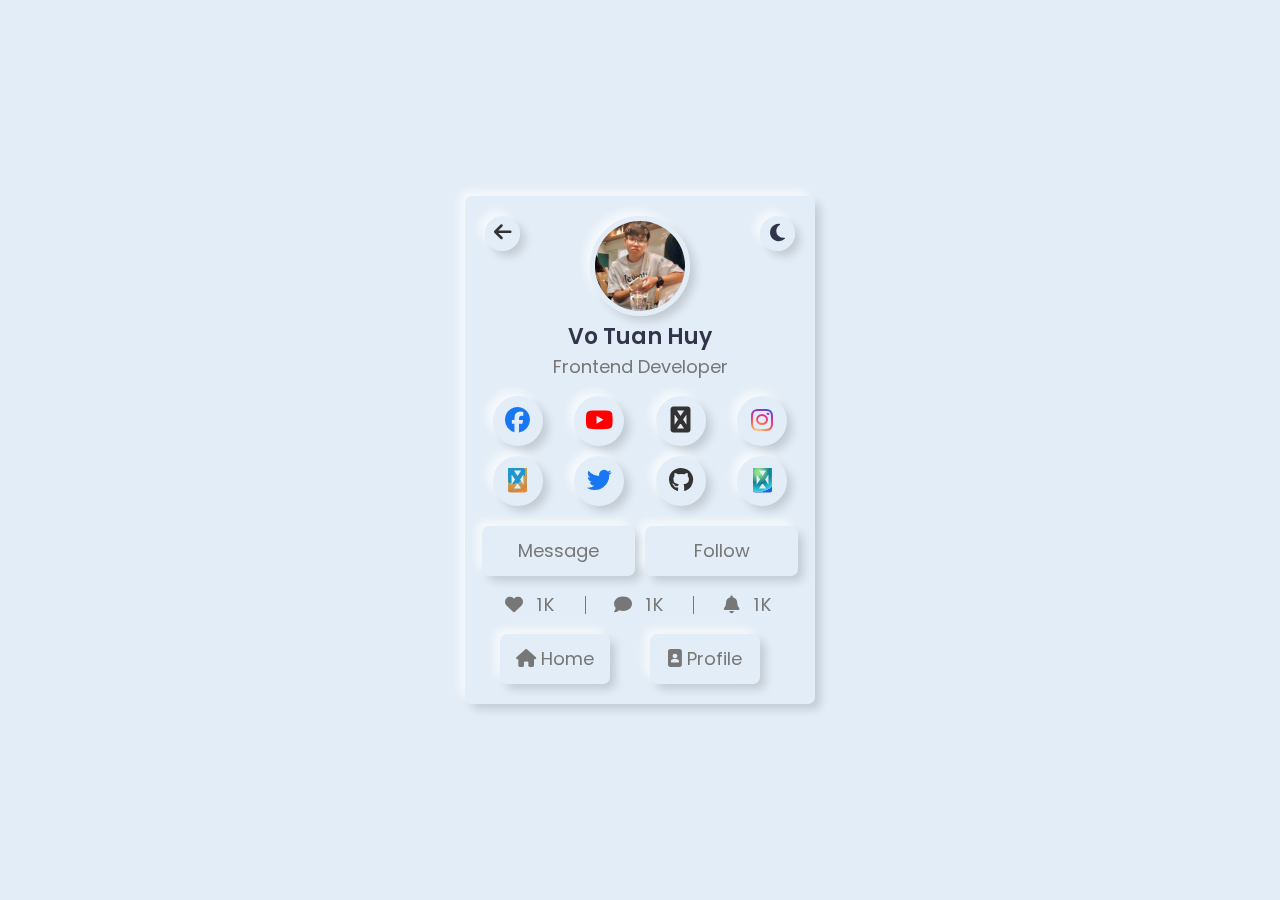
<file: about.html>
<!DOCTYPE html>
<html lang="en">
<head>
    <meta charset="UTF-8">
    <meta http-equiv="X-UA-Compatible" content="IE=edge">
    <meta name="viewport" content="width=device-width, initial-scale=1.0">
    <link rel="stylesheet" href="https://cdnjs.cloudflare.com/ajax/libs/font-awesome/6.1.0/css/all.min.css">
    <link rel="stylesheet" href="https://fonts.googleapis.com/css2?family=Poppins:wght@300;400;500;600;700;800&display=swap">
    <link rel="icon" href="./assets/img/icon-vth.png">
    <link rel="stylesheet" href="./assets/css/about.css">

    <title>Vo Tuan Huy</title>
</head>
<body>
    <div class="app">
        <div class="card mg-10">
            <div class="card__title">
                <div class="card__title--img">
                    <img src="./assets/img/avt.jpg" alt="" srcset="">
                </div>

                <div class="card__title--name">
                    <h1>Vo Tuan Huy</h1>
                </div>

                <div class="card__title--description">
                    <p>Frontend Developer</p>
                </div>
            </div>

            <div class="card__body mt-10">
                <div class="row">
                    <div class="col col-lg-3 mt-10">
                        <div class="card-item">
                            <a href="https://www.facebook.com/tuanhuy.2910" class="card__link" title="Facebook">
                                <div class="link-icon">
                                    <i class="fab fa-facebook"></i>
                                </div>
                            </a>
                        </div>
                    </div>
                    
                    <div class="col col-lg-3 mt-10">
                        <div class="card-item">
                            <a href="https://www.youtube.com/channel/UCq6K4QQNVUs1Zm_7klqGa0g" class="card__link" title="Youtube">
                                <div class="link-icon">
                                    <i class="fab fa-youtube" style="color: red;"></i>
                                </div>
                            </a>
                        </div>
                    </div>

                    <div class="col col-lg-3 mt-10">
                        <div class="card-item">
                            <a href="https://blog-vth.vercel.app/" class="card__link" title="Blog">
                                <div class="link-icon">
                                    <i class="fab fa-solid fa-blog"></i>
                                </div>
                            </a>
                        </div>
                    </div>

                    <div class="col col-lg-3 mt-10">
                        <div class="card-item">
                            <a href="#" class="card__link" title="Instagram">
                                <div class="link-icon">
                                    <i class="fab fa-instagram"></i>
                                </div>
                            </a>
                        </div>
                    </div>

                    <div class="col col-lg-3 mt-10">
                        <div class="card-item">
                            <a href="/forum.html" class="card__link" title="Forum">
                                <div class="link-icon">
                                    <i class="fab fa-solid fa-comments"></i>
                                </div>
                            </a>
                        </div>
                    </div>

                    <div class="col col-lg-3 mt-10">
                        <div class="card-item">
                            <a href="https://twitter.com/VoTuanHuy" class="card__link" title="Twitter">
                                <div class="link-icon">
                                    <i class="fab fa-twitter"></i>
                                </div>
                            </a>
                        </div>
                    </div>

                    <div class="col col-lg-3 mt-10">
                        <div class="card-item">
                            <a href="https://github.com/votuanhuy2910" class="card__link" title="GitHub">
                                <div class="link-icon">
                                    <i class="fab fa-github"></i>
                                </div>
                            </a>
                        </div>
                    </div>

                    <div class="col col-lg-3 mt-10">
                        <div class="card-item">
                            <a href="https://website-techonology.netlify.app/" class="card__link" title="Course">
                                <div class="link-icon">
                                    <i class=" fab fa-solid fa-graduation-cap"></i>
                                </div>
                            </a>
                        </div>
                    </div>
                </div>
            </div>
            
            <div class="toggle toggle__back">
                <a href="./music.html"><i class="fas fa-arrow-left"></i></a>
            </div>

            <div class="toggle toggle__theme">
                <i class="fas fa-moon"></i>
            </div>

            <div class="button__list mt-10">
                <div class="row">
                    <div class="col col-lg-6 mt-10">
                        <a href="#">
                            <div class="button button__message">
                                <span>Message</span>
                            </div>
                        </a>
                    </div>

                    <div class="col col-lg-6 mt-10">
                        <a href="#">
                            <div class="button button__follow">
                                <span>Follow</span>
                            </div>
                        </a>
                    </div>
                </div>
            </div>

            <div class="card__footer mt-10">
                <div class="footer__item">
                    <span>
                        <i class="fas fa-heart">
                        </i>
                        1K
                    </span>
                </div>

                <div class="footer__item">
                    <span>
                        <i class="fas fa-comment">
                        </i>
                        1K
                    </span>
                </div>

                <div class="footer__item">
                    <span>
                        <i class="fas fa-bell">
                        </i>
                        1K
                    </span>
                </div>
            </div>

            <div class="card__back">
                <a href="./index.html">
                    <div class="card__back--item">
                        <span>
                            <i class="fas fa-home">
                            </i>
                            Home
                        </span>
                    </div>
                </a>

                <a href="./profile.html">
                    <div class="card__back--item sub">
                        <span>
                            <i class="fas fa-image-portrait">
                            </i>
                            Profile
                        </span>
                    </div>
                </a>
            </div>
        </div>
    </div>

    <script src="./assets/js/sun-moon.js"></script>
</body>
</html>
</file>
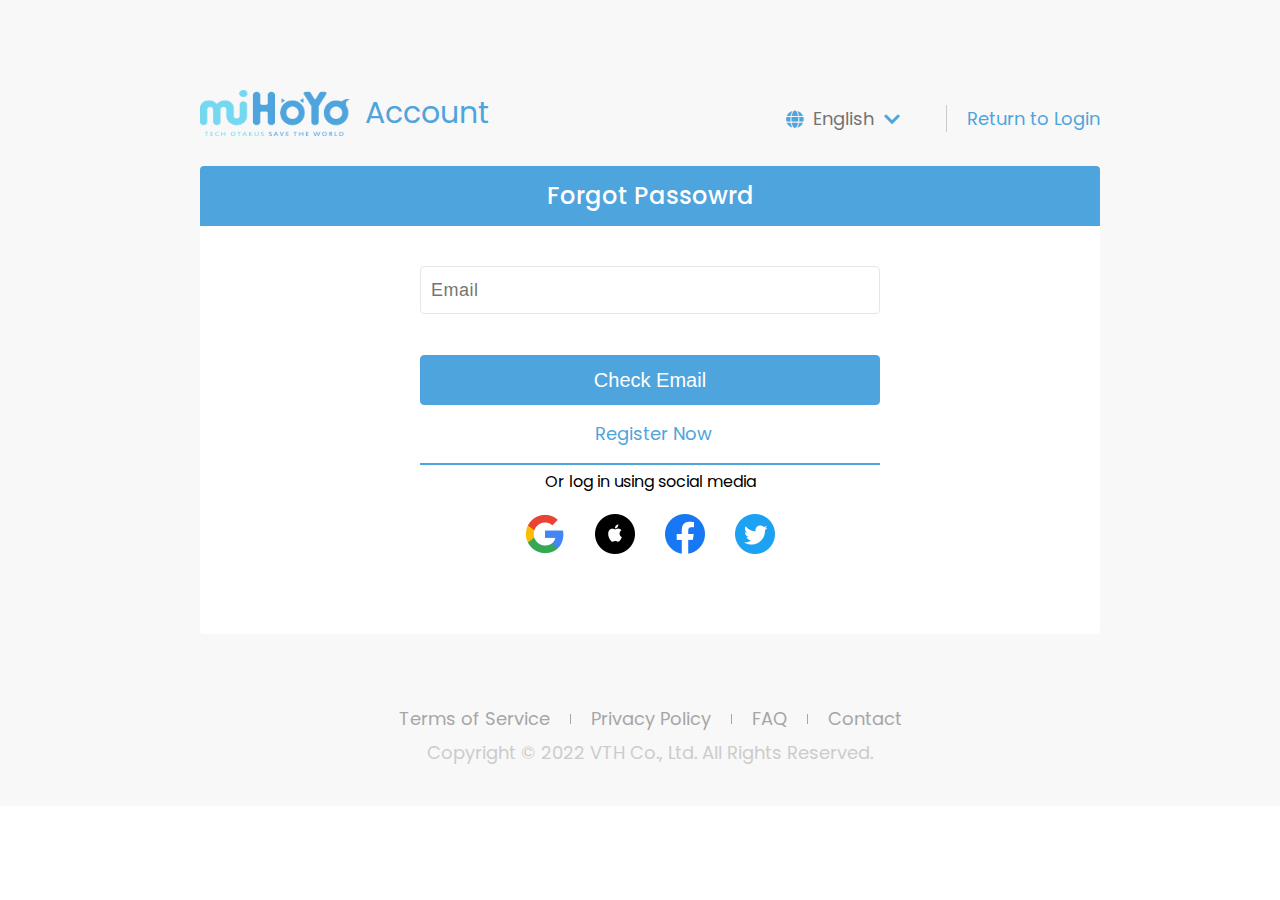
<file: forgot-password.html>
<!DOCTYPE html>
<html lang="en">
<head>
    <meta charset="UTF-8">
    <meta http-equiv="X-UA-Compatible" content="IE=edge">
    <meta name="viewport" content="width=device-width, initial-scale=1.0">
    <link rel="icon" href="./assets/img/icon-mihoyo.png">

    <link rel="stylesheet" href="https://cdnjs.cloudflare.com/ajax/libs/font-awesome/5.15.4/css/all.min.css">
    <link rel="stylesheet" href="./assets/css/main.css">
    <link rel="stylesheet" href="./assets/css/account.css">

    <title>Account Forgot</title>
</head>
<body>
    <div id="root">
        <div class="container-forgot">
            <div class="header-container">
                <div class="logo__header">
                    <a href="./index.html" style="text-decoration: none;">
                        <img src="./assets/img/miHoYo_Logo.png" alt="">
                        <span class="titile-logo">Account</span>
                    </a>
                </div>

                <div class="language__container">
                    <div class="language__selector">
                        <div class="selector">
                            <div class="selector-text">
                                <i class="fas fa-globe earth"></i>
                                <span>English</span>

                                <i class="fas fa-chevron-down down"></i>
                            </div>

                            <ul class="select-list" style="display: none;">
                                <li>English</li>
                                <li>Tiếng Việt</li>
                                <li>Bahasa Indonesia</li>
                                <li>简体中文</li>
                                <li>日本語</li>
                                <li>한국어</li>
                                <li>ภาษาไทย</li>
                                <li>Deutsch</li>
                                <li>Español</li>
                                <li>Français</li>
                            </ul>

                            <div class="back-to-login">
                                <a href="#login" class="sub-back-login">
                                    <span>Return to Login</span>
                                </a>
                            </div>
                        </div>
                    </div>
                </div>
            </div>

            <div class="body-container">
                <div class="default-header">
                    Forgot Passowrd
                </div>

                <form class="form-content">
                    <div class="input-item" placeholder="Email" required-error-text="Username cannot be empty" required="required" value>
                        <input type="email" class="input" placeholder="Email">
                    </div>

                    <div class="login-btn">
                        <button type="submit" click-upload class="default-btn">
                            Check Email
                        </button>
                    </div>

                    <div class="sub-register-bar">
                        <!-- <a href="" class="forgot-link">Forgot Password?</a> -->
                        <a href="#register" class="register-link">Register Now</a>
                    </div>

                    <div class="forgot__icon-social">
                        <div class="forgot__social">
                            Or log in using social media
                        </div>
        
                        <div class="forgot__social-media">
                            <div class="social-media">
                                <a href="#">
                                <img src="[data-uri]" alt="">
                                </a>
                            </div>
        
                            <div class="social-media">
                                <a href="#">
                                <img src="[data-uri]" alt="">
                                </a>
                            </div>
        
                            <div class="social-media">
                                <a href="#">
                                <img src="[data-uri]" alt="">
                                </a>
                            </div>
        
                            <div class="social-media">
                                <a href="#">
                                <img src="[data-uri]" alt="">
                                </a>
                            </div>
                        </div>
                    </div>
                </form>
            </div>

            <div class="footer-container">
                <ul class="footer-link">
                    <li><a href="" class="link">Terms of Service</a></li>
                    <li><a href="" class="link">Privacy Policy</a></li>
                    <li><a href="" class="link">FAQ</a></li>
                    <li><a href="" class="link">Contact</a></li>
                </ul>

                <div class="copy-right">
                    Copyright © 2022 VTH Co., Ltd. All Rights Reserved.
                </div>
            </div>
        </div>
    </div>

    <div id="login" class="login" style="background-image: url(/assets/img/img.png); background-size: 150px; background-position: top; background-repeat:no-repeat;">
        <div class="login__container">
            <div class="login__close">
                <i class="fas fa-times"></i>
            </div>

            <header class="login__header">
                <b>Log In</b>
            </header>

            <div class="login__body">
                <label for="username" class="login__label">
                    <i class="fas fa-user-alt"></i>
                    Username/Email
                </label>
                <input type="text" id="username" class="login__input" placeholder="Username/Email" required>

                <label for="password" class="login__label">
                    <i class="fas fa-lock"></i>
                    Password
                </label>
                <input type="password" id="password" class="login__input" placeholder="Password" required>


                <button id="login-btn" type="submit">Log In</button>

                <div class="register-bar">
                    <a href="#register" class="register-now links">Register Now</a>
                </div>

            </div>

            <footer class="login__footer">
                <div class="login__social">
                    Or log in using social media
                </div>

                <div class="login__social-media">
                    <div class="social-media">
                        <a href="#">
                        <img src="[data-uri]" alt="">
                        </a>
                    </div>

                    <div class="social-media">
                        <a href="#">
                        <img src="[data-uri]" alt="">
                        </a>
                    </div>

                    <div class="social-media">
                        <a href="#">
                        <img src="[data-uri]" alt="">
                        </a>
                    </div>

                    <div class="social-media">
                        <a href="#">
                        <img src="[data-uri]" alt="">
                        </a>
                    </div>
                </div>
            </footer>
        </div>
    </div>

    <div id="register" class="register">
        <div class="register__container">
            <div class="register__close">
                <i class="fas fa-times"></i>
            </div>

            <header class="register__header">
                <b>Register by Email</b>
            </header>

            <div class="register__body">
                <label for="email" class="register__label">
                    <i class="fas fa-envelope"></i>
                    Email
                </label>
                <input type="text" id="email" class="register__input" placeholder="Email">

                <label for="password-sign-up" class="register__label">
                    <i class="fas fa-lock"></i>
                    Password
                </label>
                <input type="password" id="password-sign-up" class="register__input" placeholder="Password must be 8-30 characters">

                <label for="re-password" class="register__label">
                    <i class="fas fa-lock"></i>
                    Re-Password
                </label>
                <input type="password" id="re-password" class="register__input" placeholder="Confirm Password">

                <div id="checkbox">
                    <input type="checkbox" id="checkbox-register" class="register__checkbox">
                    <label for="checkbox-register" class="register__label checkbox">
                        I have read and agree to the <a href="#">Terms of Service <span>&</span> Privary Policy</a>
                    </label>
                </div>

                <button id="register-btn">Register</button>
            </div>

            <footer class="register__footer">
                <div class="register__social">
                    Or log in using social media
                </div>

                <div class="register__social-media">
                    <div class="social-media">
                        <a href="#">
                        <img src="[data-uri]" alt="">
                        </a>
                    </div>

                    <div class="social-media">
                        <a href="#">
                        <img src="[data-uri]" alt="">
                        </a>
                    </div>

                    <div class="social-media">
                        <a href="#">
                        <img src="[data-uri]" alt="">
                        </a>
                    </div>

                    <div class="social-media">
                        <a href="#">
                        <img src="[data-uri]" alt="">
                        </a>
                    </div>
                </div>
            </footer>
        </div>
    </div>

    <script>
        var backLogin = document.querySelector('.sub-back-login')
        var openLogin = document.querySelector('.login')
        var closeLogin = document.querySelector('.login__close')

        var registerBtn = document.querySelector('.register-link')
        var closeRegister = document.querySelector('.register__close')
        var openRegister = document.querySelector('.register')

        var registerNow = document.querySelector('.register-now')

        backLogin.addEventListener('click', function(){
            openLogin.classList.add('show')
        })

        closeLogin.addEventListener('click', function(){
            openLogin.classList.remove('show')
        })

        registerBtn.addEventListener('click', function(){
            openRegister.classList.add('show')
        })

        closeRegister.addEventListener('click', function(){
            openRegister.classList.remove('show')
        })

        registerNow.addEventListener('click', function(){
            openRegister.classList.add('show')
            openLogin.classList.remove('show')
        })

        document.addEventListener('keydown', function(e){
            if(e.keyCode == 27) {
                openLogin.classList.remove('show')
            }
        })

        document.addEventListener('keydown', function(e){
            if(e.keyCode == 27) {
                openRegister.classList.remove('show')
            }
        })
    </script>
</body>
</html>
</file>
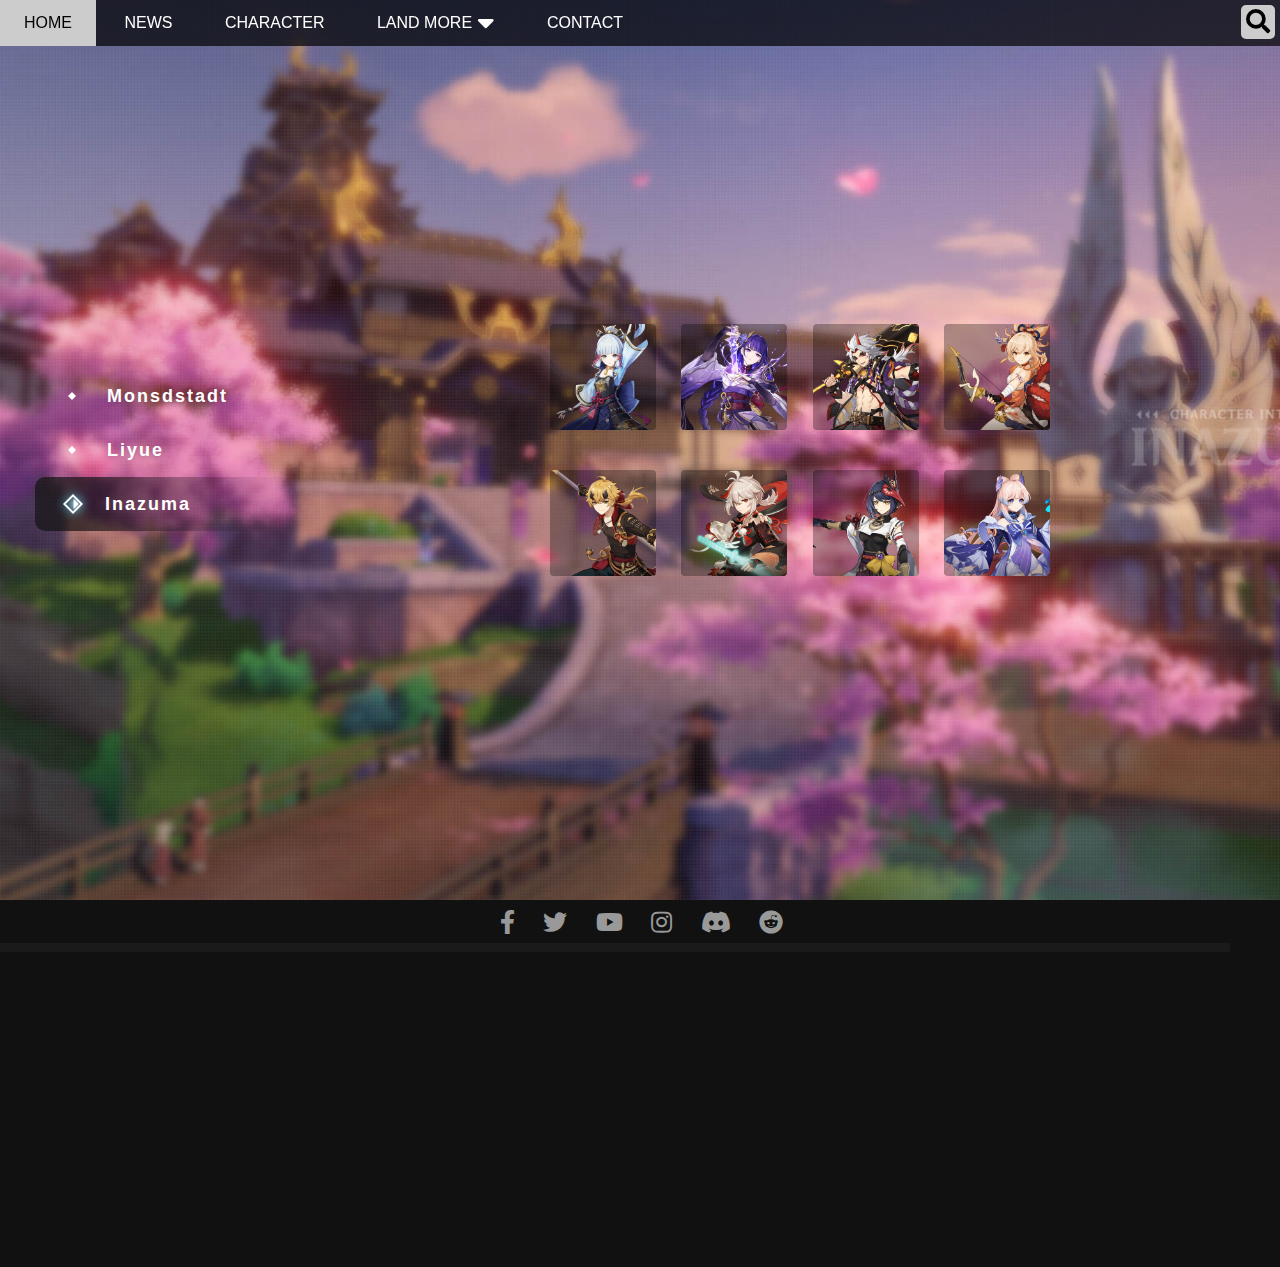
<file: island/inazumaLand.html>
<!DOCTYPE html>
<html lang="en">
<head>
    <meta charset="UTF-8">
    <meta http-equiv="X-UA-Compatible" content="IE=edge">
    <meta name="viewport" content="width=device-width, initial-scale=1.0">
    <link rel="stylesheet" href="https://cdnjs.cloudflare.com/ajax/libs/font-awesome/5.15.4/css/all.min.css">

    <link rel="stylesheet" href="/assets/css/island.css">
    <link rel="stylesheet" href="/assets/css/main.css">

    <link rel="icon" href="/assets/img/Inazuma/icon-baal.png">

    <title>Inazuma Character</title>
</head>
<!-- 1. Header (đầu trang)
2. Navigation (điều hướng)
3. Banner
4. Breadcrumb (địa chỉ đang dừng) VD: khóa học > HTML, CSS
5. Sidebar (menu dọc bên phải) or navigation phụ
6. Sider (thành phần trượt VD: ảnh, video, text0)
7. Content (ND chính)
8. Footer (Chân trang) -->
<body>
    <div id="main">
        <div id="header">
            <ul id="nav">
                <li><a href="/index.html">Home</a></li>
                <li><a href="/index.html#news">News</a></li>
                <li><a href="/index.html#banner">Character</a></li>
                <li>
                    <a href="/index.html#content">
                        Land More
                        <i class="fas fa-sort-down"></i>
                    </a>
                    <ul class="sub-nav">
                        <li><a href="">Monsdstadt</a></li>
                        <li><a href="/island/liyueLand.html">Liyue</a></li>
                        <li><a href="/island/inazumaLand.html">Inazuma</a></li>
                    </ul>
                </li>
                <li><a href="/index.html#contact">Contact</a></li>
            </ul>
            
            <div class="nav__search-box">
                <button class="nav__search island" id="search-btn">
                    <!-- Search -->
                    <i class="fas fa-search"></i>
                </button>
                
                <button class="nav__menu" id="menu-btn">
                    <!-- Menu -->
                    <i class="fas fa-bars"></i>
                </button>

                <!-- <button class="nav__login js__login">
                    Login
                    <i class="fas fa-user-circle"></i>
                </button> -->

                <!-- <button class="nav__register">
                    Register
                    <i class="fas fa-key"></i>
                </button> -->
            </div>

            <form action="" class="search__form js-search-form">
                <input type="search" id="search-box" placeholder="Search Character...">
                <label for="search-box" class="fas fa-search"></label>
            </form>
        </div>

        <div class="container">
            <div class="character__bg">
                <img id="img2" ondblclick="changeImage2()" src="/assets/img/Inazuma/ina.jpg">
            </div>

            <!-- <div class="character__bg">
                <img src="./assets/img/Monds/monds1.jpg">
            </div>     -->

            <div class="character">
                <ul class="character__sidebar">
                    <li class="character__city sub-char">
                        <a href="./mondstadtLand..html">Monsdstadt</a>
                    </li>
                    <li class="character__city sub-char">
                        <a href="./liyueLand.html">Liyue</a>
                    </li>
                    <li class="character__city character__city--active">
                        <a href="">Inazuma</a>
                    </li>
                </ul>
            </div>
            
            <div class="warpper">
                <div class="image">
                    <img src="/assets/img/Inazuma/ayaka.png" alt="">
                </div>
        
                <div class="image">
                    <img src="/assets/img/Inazuma/baal.png" alt="">
                </div>
        
                <div class="image">
                    <img src="/assets/img/Inazuma/itto.png" alt="">
                </div>
        
                <div class="image">
                    <img src="/assets/img/Inazuma/yomiya.png" alt="">
                </div>
        
                <div class="image">
                    <img src="/assets/img/Inazuma/thoma.png" alt="">
                </div>
        
                <div class="image">
                    <img src="/assets/img/Inazuma/kazuha.png" alt="">
                </div>
        
                <div class="image">
                    <img src="/assets/img/Inazuma/sara.png" alt="">
                </div>
                
                <div class="image">
                    <img src="/assets/img/Inazuma/kokomi.png" alt="">
                </div>
            </div>
        
            <div class="gallery">
                <i class="fas fa-times close"></i>
                <div class="gallery__inner">
                    <img src="/assets/img/Inazuma/ayaka.png" alt="">
                </div>
        
                <div class="control prev">
                    <!-- <i class="fas fa-chevron-left"></i> -->
                    <img src="/assets/img/prev.png" alt="">
                </div>
                <div class="control next">
                    <!-- <i class="fas fa-chevron-right"></i> -->
                    <img src="/assets/img/next.png" alt="">
                </div>
            </div>
        </div>

        <div id="footer">
            <div class="footer__top">
                <div class="footer__socicalbar">
                    <a href="#" class="footer__socialitem">
                        <i class="fab fa-facebook-f"></i>
                    </a>
                    <a href="#" class="footer__socialitem">
                        <i class="fab fa-twitter"></i>
                    </a>
                    <a href="#" class="footer__socialitem">
                        <i class="fab fa-youtube"></i>  
                    </a>
                    <a href="#" class="footer__socialitem">
                        <i class="fab fa-instagram"></i>
                    </a>
                    <a href="#" class="footer__socialitem">
                        <i class="fab fa-discord"></i>
                    </a>
                    <a href="#" class="footer__socialitem">
                        <i class="fab fa-reddit"></i>
                    </a>
                </div>  
            </div>

            <!-- <div class="footer__bot">
                <div class="footer__links">
                    <div class="logo">
                        <img src="https://uploadstatic-sea.mihoyo.com/hk4e/upload/officialsites/202004/mihoyo_1586770772_9709.png" alt="">
                    </div>

                    <div class="logoimg">
                        <img src="https://uploadstatic-sea.mihoyo.com/hk4e/upload/officialsites/202004/GIEN_1587984203_6764.png" alt="">
                    </div>
                </div>
            </div> -->
        </div>
    </div>
    
    <script>
        var images = document.querySelectorAll('.image img')
        var prev = document.querySelector('.prev')
        var next = document.querySelector('.next')
        var close = document.querySelector('.close')
        var galleryImg = document.querySelector('.gallery__inner img')
        var gallery = document.querySelector('.gallery')

        var currentIndex = 0;
        function showGallery() {
            if(currentIndex == 0){
                prev.classList.add('hide')
            }
            else {
                prev.classList.remove('hide')
            }

            if(currentIndex == images.length - 1){
                next.classList.add('hide')
            }

            else {
                next.classList.remove('hide')
            }

            //display
            galleryImg.src = images[currentIndex].src
            gallery.classList.add('show')
        }

        images.forEach((item, index) =>{
            item.addEventListener('click', function(){
                currentIndex = index
                showGallery()
            })
        })

        close.addEventListener('click', function(){
            gallery.classList.remove('show')
        })

        document.addEventListener('keydown', function(e){
            if(e.keyCode == 27){
                gallery.classList.remove('show')
            }
        })

        prev.addEventListener('click', function(){
            if(currentIndex > 0){
                currentIndex--
                showGallery()
            }
        })

        next.addEventListener('click', function(){
            if(currentIndex < images.length - 1){
                currentIndex++
                showGallery()
            }
        })
    </script>
    <script src="/assets/js/app.js"></script>
    <script src="/assets/js/main.js"></script>
</body>
</html>
</file>
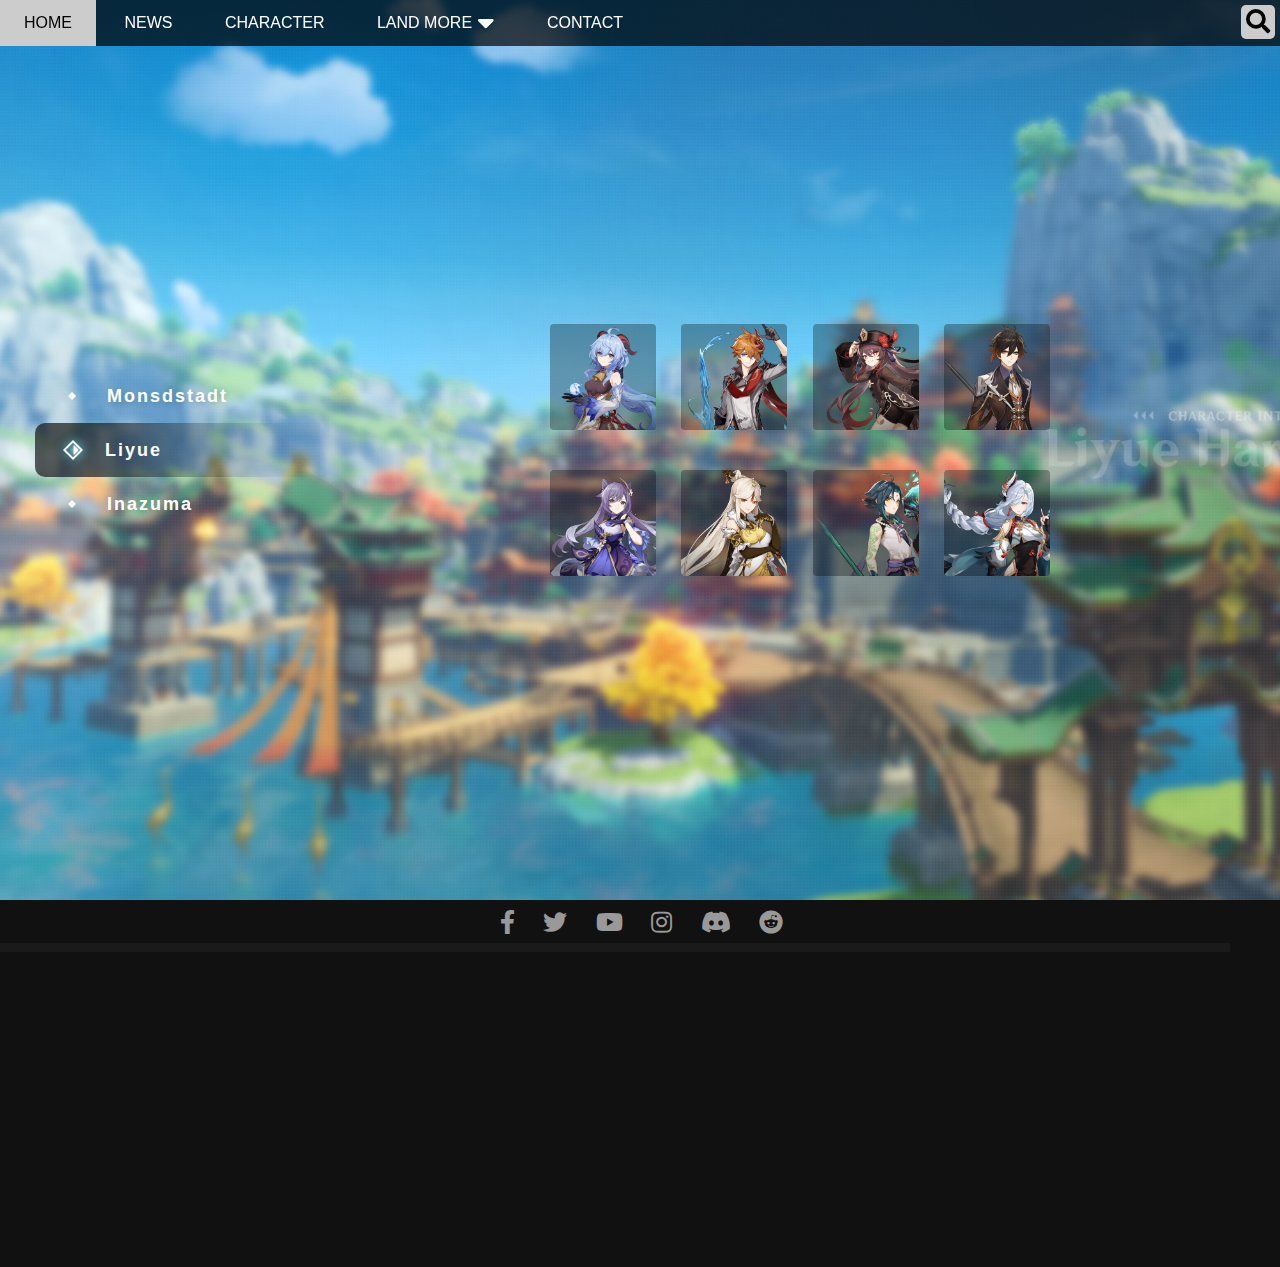
<file: island/liyueLand.html>
<!DOCTYPE html>
<html lang="en">
<head>
    <meta charset="UTF-8">
    <meta http-equiv="X-UA-Compatible" content="IE=edge">
    <meta name="viewport" content="width=device-width, initial-scale=1.0">
    <link rel="stylesheet" href="https://cdnjs.cloudflare.com/ajax/libs/font-awesome/5.15.4/css/all.min.css">

    <link rel="stylesheet" href="/assets/css/island.css">
    <link rel="stylesheet" href="/assets/css/main.css">

    <link rel="icon" href="/assets/img/Liyue/icon-zhongly.png">

    <title>Liyue Character</title>
</head>
<!-- 1. Header (đầu trang)
2. Navigation (điều hướng)
3. Banner
4. Breadcrumb (địa chỉ đang dừng) VD: khóa học > HTML, CSS
5. Sidebar (menu dọc bên phải) or navigation phụ
6. Sider (thành phần trượt VD: ảnh, video, text0)
7. Content (ND chính)
8. Footer (Chân trang) -->
<body>
    <div id="main">
        <div id="header">
            <ul id="nav">
                <li><a href="/index.html">Home</a></li>
                <li><a href="/index.html#news">News</a></li>
                <li><a href="/index.html#banner">Character</a></li>
                <li>
                    <a href="/index.html#content">
                        Land More
                        <i class="fas fa-sort-down"></i>
                    </a>
                    <ul class="sub-nav">
                        <li><a href="">Monsdstadt</a></li>
                        <li><a href="/island/liyueLand.html">Liyue</a></li>
                        <li><a href="/island/inazumaLand.html">Inazuma</a></li>
                    </ul>
                </li>
                <li><a href="/index.html#contact">Contact</a></li>
            </ul>
            
            <div class="nav__search-box">
                <button class="nav__search island" id="search-btn">
                    <!-- Search -->
                    <i class="fas fa-search"></i>
                </button>
                
                <button class="nav__menu" id="menu-btn">
                    <!-- Menu -->
                    <i class="fas fa-bars"></i>
                </button>

                <!-- <button class="nav__login js__login">
                    Login
                    <i class="fas fa-user-circle"></i>
                </button> -->

                <!-- <button class="nav__register">
                    Register
                    <i class="fas fa-key"></i>
                </button> -->
            </div>

            <form action="" class="search__form js-search-form">
                <input type="search" id="search-box" placeholder="Search Character...">
                <label for="search-box" class="fas fa-search"></label>
            </form>
        </div>

        <div class="container">
            <div class="character__bg">
                <img id="img1" ondblclick="changeImage1()" src="/assets/img/Liyue/liyue.jpg">
            </div>

            <!-- <div class="character__bg">
                <img src="./assets/img/Monds/monds1.jpg">
            </div>     -->

            <div class="character">
                <ul class="character__sidebar">
                    <li class="character__city  sub-char">
                        <a href="./mondstadtLand..html">Monsdstadt</a>
                    </li>
                    <li class="character__city character__city--active">
                        <a href="">Liyue</a>
                    </li>
                    <li class="character__city sub-char">
                        <a href="./inazumaLand.html">Inazuma</a>
                    </li>
                </ul>
            </div>
            
            <div class="warpper">
                <div class="image">
                    <img src="/assets/img/Liyue/ganyu.png" alt="">
                </div>
        
                <div class="image">
                    <img src="/assets/img/Liyue/childe.png" alt="">
                </div>
        
                <div class="image">
                    <img src="/assets/img/Liyue/hutao.png" alt="">
                </div>
        
                <div class="image">
                    <img src="/assets/img/Liyue/zhongly.png" alt="">
                </div>
        
                <div class="image">
                    <img src="/assets/img/Liyue/keqing.png" alt="">
                </div>
        
                <div class="image">
                    <img src="/assets/img/Liyue/ning.png" alt="">
                </div>
        
                <div class="image">
                    <img src="/assets/img/Liyue/xiao.png" alt="">
                </div>
                
                <div class="image">
                    <img src="/assets/img/Liyue/shenhe.png" alt="">
                </div>
            </div>
        
            <div class="gallery">
                <i class="fas fa-times close"></i>
                <div class="gallery__inner">
                    <img src="/assets/img/Liyue/ganyu.png" alt="">
                </div>
        
                <div class="control prev">
                    <!-- <i class="fas fa-chevron-left"></i> -->
                    <img src="/assets/img/prev.png" alt="">
                </div>
                <div class="control next">
                    <!-- <i class="fas fa-chevron-right"></i> -->
                    <img src="/assets/img/next.png" alt="">
                </div>
            </div>
        </div>

        <div id="footer">
            <div class="footer__top">
                <div class="footer__socicalbar">
                    <a href="#" class="footer__socialitem">
                        <i class="fab fa-facebook-f"></i>
                    </a>
                    <a href="#" class="footer__socialitem">
                        <i class="fab fa-twitter"></i>
                    </a>
                    <a href="#" class="footer__socialitem">
                        <i class="fab fa-youtube"></i>  
                    </a>
                    <a href="#" class="footer__socialitem">
                        <i class="fab fa-instagram"></i>
                    </a>
                    <a href="#" class="footer__socialitem">
                        <i class="fab fa-discord"></i>
                    </a>
                    <a href="#" class="footer__socialitem">
                        <i class="fab fa-reddit"></i>
                    </a>
                </div>  
            </div>

            <!-- <div class="footer__bot">
                <div class="footer__links">
                    <div class="logo">
                        <img src="https://uploadstatic-sea.mihoyo.com/hk4e/upload/officialsites/202004/mihoyo_1586770772_9709.png" alt="">
                    </div>

                    <div class="logoimg">
                        <img src="https://uploadstatic-sea.mihoyo.com/hk4e/upload/officialsites/202004/GIEN_1587984203_6764.png" alt="">
                    </div>
                </div>
            </div> -->
        </div>
    </div>
    
    <script>
        var images = document.querySelectorAll('.image img')
        var prev = document.querySelector('.prev')
        var next = document.querySelector('.next')
        var close = document.querySelector('.close')
        var galleryImg = document.querySelector('.gallery__inner img')
        var gallery = document.querySelector('.gallery')

        var currentIndex = 0;
        function showGallery() {
            if(currentIndex == 0){
                prev.classList.add('hide')
            }
            else {
                prev.classList.remove('hide')
            }

            if(currentIndex == images.length - 1){
                next.classList.add('hide')
            }

            else {
                next.classList.remove('hide')
            }

            //display
            galleryImg.src = images[currentIndex].src
            gallery.classList.add('show')
        }

        images.forEach((item, index) =>{
            item.addEventListener('click', function(){
                currentIndex = index
                showGallery()
            })
        })

        close.addEventListener('click', function(){
            gallery.classList.remove('show')
        })

        document.addEventListener('keydown', function(e){
            if(e.keyCode == 27){
                gallery.classList.remove('show')
            }
        })

        prev.addEventListener('click', function(){
            if(currentIndex > 0){
                currentIndex--
                showGallery()
            }
        })

        next.addEventListener('click', function(){
            if(currentIndex < images.length - 1){
                currentIndex++
                showGallery()
            }
        })
    </script>

    <script src="/assets/js/app.js"></script>
    <script src="/assets/js/main.js"></script>
</body>
</html>
</file>
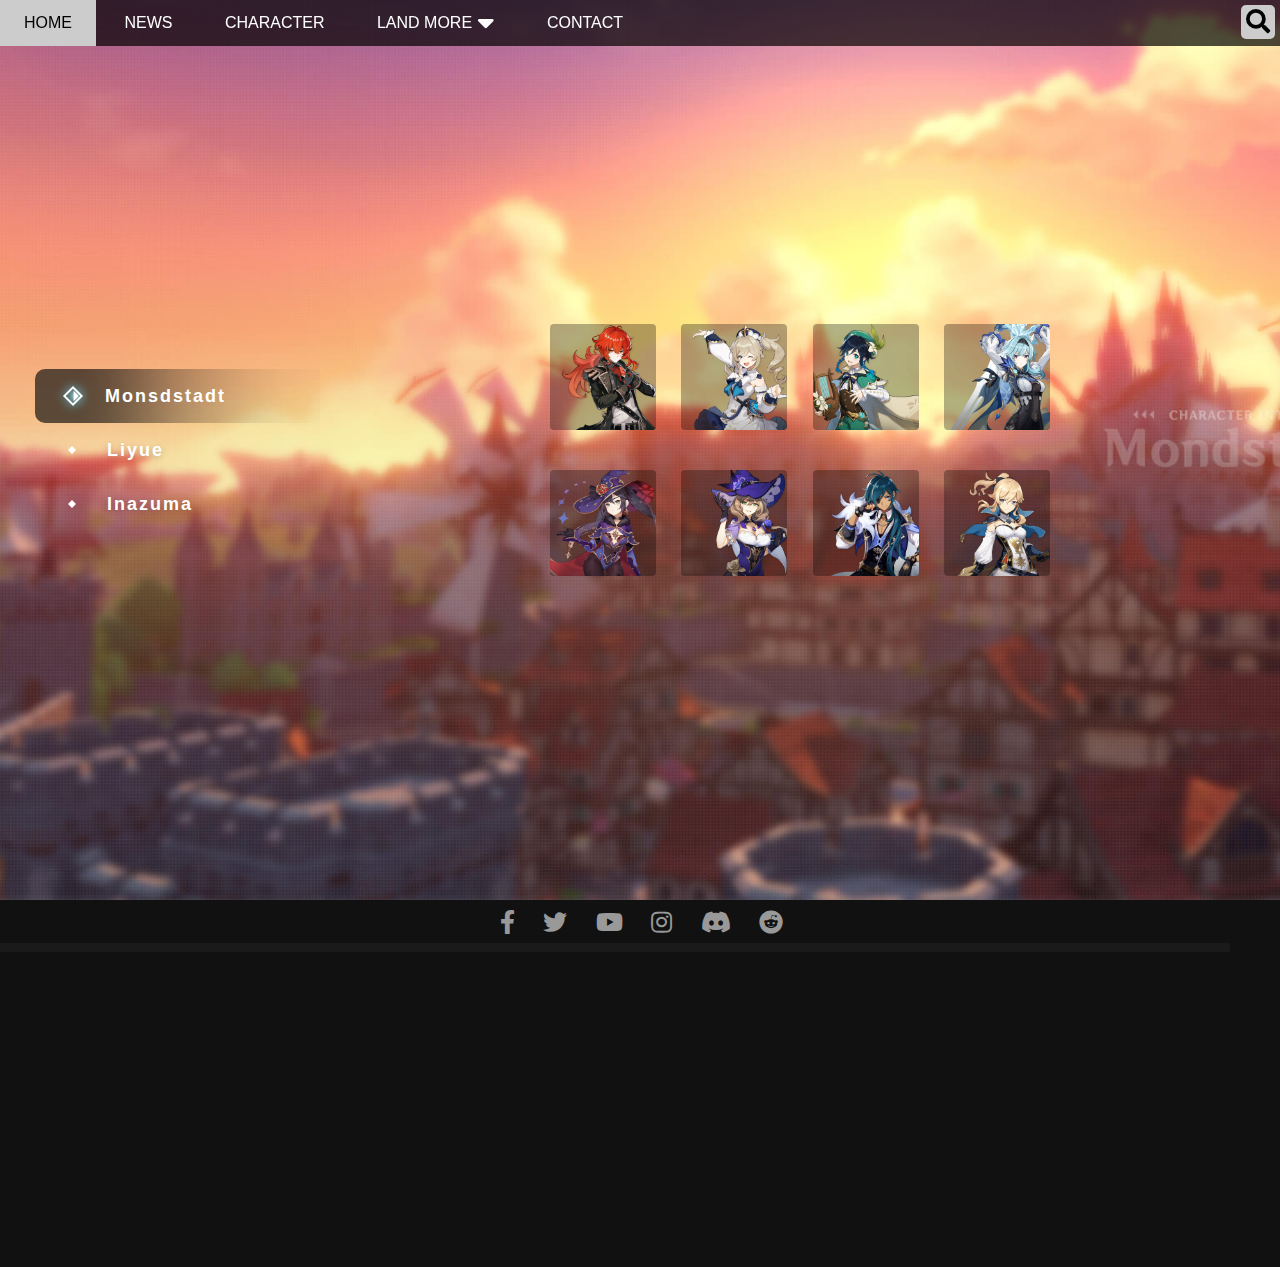
<file: island/mondstadtLand..html>
<!DOCTYPE html>
<html lang="en">
<head>
    <meta charset="UTF-8">
    <meta http-equiv="X-UA-Compatible" content="IE=edge">
    <meta name="viewport" content="width=device-width, initial-scale=1.0">
    <link rel="stylesheet" href="https://cdnjs.cloudflare.com/ajax/libs/font-awesome/5.15.4/css/all.min.css">

    <link rel="stylesheet" href="/assets/css/island.css">
    <link rel="stylesheet" href="/assets/css/main.css">

    <link rel="icon" href="/assets/img/Monds/icon-venti.png">

    <title>Monsdstadt Character</title>
    
</head>
<!-- 1. Header (đầu trang)
2. Navigation (điều hướng)
3. Banner
4. Breadcrumb (địa chỉ đang dừng) VD: khóa học > HTML, CSS
5. Sidebar (menu dọc bên phải) or navigation phụ
6. Sider (thành phần trượt VD: ảnh, video, text0)
7. Content (ND chính)
8. Footer (Chân trang) -->
<body>
    <div id="main">
        <div id="header">
            <ul id="nav">
                <li><a href="/index.html">Home</a></li>
                <li><a href="/index.html#news">News</a></li>
                <li><a href="/index.html#banner">Character</a></li>
                <li>
                    <a href="/index.html#content">
                        Land More
                        <i class="fas fa-sort-down"></i>
                    </a>
                    <ul class="sub-nav">
                        <li><a href="">Monsdstadt</a></li>
                        <li><a href="/island/liyueLand.html">Liyue</a></li>
                        <li><a href="/island/inazumaLand.html">Inazuma</a></li>
                    </ul>
                </li>
                <li><a href="/index.html#contact">Contact</a></li>
            </ul>

            <div class="nav__search-box">
                <button class="nav__search island" id="search-btn">
                    <!-- Search -->
                    <i class="fas fa-search"></i>
                </button>
                
                <button class="nav__menu" id="menu-btn">
                    <!-- Menu -->
                    <i class="fas fa-bars"></i>
                </button>

                <!-- <button class="nav__login js__login">
                    Login
                    <i class="fas fa-user-circle"></i>
                </button> -->

                <!-- <button class="nav__register">
                    Register
                    <i class="fas fa-key"></i>
                </button> -->
            </div>

            <form action="" class="search__form js-search-form">
                <input type="search" id="search-box" placeholder="Search Character...">
                <label for="search-box" class="fas fa-search"></label>
            </form>
        </div>

        <div class="container">
            <div class="character__bg">
                <img id="img" ondblclick="changeImage()" src="/assets/img/Monds/mondsjpg.jpg">
            </div>

            <!-- <div class="character__bg">
                <img src="./assets/img/Monds/monds1.jpg">
            </div>     -->

            <div class="character">
                <ul class="character__sidebar">
                    <li class="character__city character__city--active">
                        <a href="">Monsdstadt</a>
                    </li>
                    <li class="character__city sub-char">
                        <a href="./liyueLand.html">Liyue</a>
                    </li>
                    <li class="character__city sub-char">
                        <a href="./inazumaLand.html">Inazuma</a>
                    </li>
                </ul>
            </div>
            
            <div class="warpper">
                <div class="image">
                    <img src="/assets/img/Monds/diluc.png" alt="">
                </div>
        
                <div class="image">
                    <img src="/assets/img/Monds/33ra.png" alt="">
                </div>
        
                <div class="image">
                    <img src="/assets/img/Monds/venti.png" alt="">
                </div>
        
                <div class="image">
                    <img src="/assets/img/Monds/eula.png" alt="">
                </div>
        
                <div class="image">
                    <img src="/assets/img/Monds/mona.png" alt="">
                </div>
        
                <div class="image">
                    <img src="/assets/img/Monds/lisa.png" alt="">
                </div>
        
                <div class="image">
                    <img src="/assets/img/Monds/kayea.png" alt="">
                </div>
                
                <div class="image">
                    <img src="/assets/img/Monds/jean.png" alt="">
                </div>
            </div>
        
            <div class="gallery">
                <i class="fas fa-times close"></i>
                <div class="gallery__inner">
                    <img src="/assets/img/Monds/diluc.png" alt="">
                </div>
        
                <div class="control prev">
                    <!-- <i class="fas fa-chevron-left"></i> -->
                    <img src="/assets/img/prev.png" alt="">
                </div>
                <div class="control next">
                    <!-- <i class="fas fa-chevron-right"></i> -->
                    <img src="/assets/img/next.png" alt="">
                </div>
            </div>
        </div>

        <div id="footer">
            <div class="footer__top">
                <div class="footer__socicalbar">
                    <a href="#" class="footer__socialitem">
                        <i class="fab fa-facebook-f"></i>
                    </a>
                    <a href="#" class="footer__socialitem">
                        <i class="fab fa-twitter"></i>
                    </a>
                    <a href="#" class="footer__socialitem">
                        <i class="fab fa-youtube"></i>  
                    </a>
                    <a href="#" class="footer__socialitem">
                        <i class="fab fa-instagram"></i>
                    </a>
                    <a href="#" class="footer__socialitem">
                        <i class="fab fa-discord"></i>
                    </a>
                    <a href="#" class="footer__socialitem">
                        <i class="fab fa-reddit"></i>
                    </a>
                </div>  
            </div>

            <!-- <div class="footer__bot">
                <div class="footer__links">
                    <div class="logo">
                        <img src="https://uploadstatic-sea.mihoyo.com/hk4e/upload/officialsites/202004/mihoyo_1586770772_9709.png" alt="">
                    </div>

                    <div class="logoimg">
                        <img src="https://uploadstatic-sea.mihoyo.com/hk4e/upload/officialsites/202004/GIEN_1587984203_6764.png" alt="">
                    </div>
                </div>
            </div> -->
        </div>
    </div>
    
    <script>
        var images = document.querySelectorAll('.image img')
        var prev = document.querySelector('.prev')
        var next = document.querySelector('.next')
        var close = document.querySelector('.close')
        var galleryImg = document.querySelector('.gallery__inner img')
        var gallery = document.querySelector('.gallery')

        var currentIndex = 0;
        function showGallery() {
            if(currentIndex == 0){
                prev.classList.add('hide')
            }
            else {
                prev.classList.remove('hide')
            }

            if(currentIndex == images.length - 1){
                next.classList.add('hide')
            }

            else {
                next.classList.remove('hide')
            }

            //display
            galleryImg.src = images[currentIndex].src
            gallery.classList.add('show')
        }

        images.forEach((item, index) =>{
            item.addEventListener('click', function(){
                currentIndex = index
                showGallery()
            })
        })

        close.addEventListener('click', function(){
            gallery.classList.remove('show')
        })

        document.addEventListener('keydown', function(e){
            if(e.keyCode == 27){
                gallery.classList.remove('show')
            }
        })

        prev.addEventListener('click', function(){
            if(currentIndex > 0){
                currentIndex--
                showGallery()
            }
        })

        next.addEventListener('click', function(){
            if(currentIndex < images.length - 1){
                currentIndex++
                showGallery()
            }
        })
    </script>

    <script src="/assets/js/app.js"></script>
    <script src="/assets/js/main.js"></script>
</body>
</html>
</file>
<file: assets/css/about.css>
* {
    margin: 0;
    padding: 0;
    box-sizing: border-box;
    font-family: 'Poppins', sans-serif;
}

a {
    text-decoration: none;
}

html {
    font-size: 62.5%;
    line-height: 1.625rem;
    height: 100%;
    scroll-behavior: smooth;
    overflow-y: scroll;
}

::-webkit-scrollbar {
    width: 10px;
    background-color: #21D4FD;
    background-image: linear-gradient(168deg, #000000 12%, #B721FF 35%, #118a92 56%, #c69c9c 72%, #000123 92%);
}

::-webkit-scrollbar-thumb{
    background-color: #3EECAC;
    background-image: linear-gradient(161deg, #3EECAC 8%, #a96767 31%, #c437ac 45%, #0c1574 61%, #EE74E1 74%, #ccc351 92%);
}

:root {
    --white-color: #fff;
    --bg-main: #e3edf7;
    --bg-dark: #303234;
    --primary-color: #31344b;
    --text-color: #777777;
    --text-color-dark: #b0b3b8;
    --blue-color: #1877f2;
    --blue-color-2: #e9f5ff;
    --outer-shadow: 6px 6px 10px -1px rgba(0, 0, 0, 0.15),
    -6px -6px 10px -1px rgba(255, 255, 255, 0.7);
    --outer-shadow-o: 6px 6px 10px -1px rgba(0, 0, 0, 0.15),
        -6px -6px 10px -1px rgba(255, 255, 255, 0.7), inset 6px 6px 10px -1px rgba(0, 0, 0, 0.15),
        inset -6px -6px 10px -1px rgba(255, 255, 255, 0.7);
    --outer-shadow-dark: 6px 6px 10px -1px rgba(0, 0, 0, 0.3),
        -6px -6px 10px -1px rgba(255, 255, 255, 0.1);
    --outer-shadow-dark-o: 6px 6px 10px -1px rgba(0, 0, 0, 0.3),
        -6px -6px 10px -1px rgba(255, 255, 255, 0.1), inset 6px 6px 10px -1px rgba(0, 0, 0, 0.3),
        inset -6px -6px 10px -1px rgba(255, 255, 255, 0.1);
    --icon-fb: #4267B2;
    --icon-insta: #FB3958;
    --icon-github: #333;
    --icon-youtube: #FF0000;
    --icon-forum: #000;
}

.app {
    width: 100%;
    height: 100vh;
    background-attachment: fixed;
    background: var(--bg-main);
    transition: all .3s linear;
    -moz-transition: all .3s linear;
    -webkit-transition: all .3s linear;
    -o-transition: all .3s linear;
}

.app.dark {
    background: var(--bg-dark);
}

.card {
    position: fixed;
    max-width: 350px;
    height: fit-content;
    display: flex;
    margin: auto;
    top: 0;
    right: 0;
    left: 0;
    bottom: 0;
    padding: 20px 12px;
    align-items: center;
    flex-direction: column;
    justify-content: center;
    background: var(--white-color);
    border-radius: 7px;
    background: var(--bg-main);
    box-shadow: var(--outer-shadow);
    transition: all .3s linear;
    -moz-transition: all .3s linear;
    -webkit-transition: all .3s linear;
    -o-transition: all .3s linear;
}

.app.dark .card::after {
    transform: scale(1.01);
    border-radius: 7px;
}

.app.dark .card {
    background: var(--bg-dark);
    box-shadow: var(--outer-shadow-dark);
}

.card__title {
    display: flex;
    flex-direction: column;
    align-items: center;
    justify-content: center;
}

.card__title--img {
    width: 100px;
    height: 100px;
    border-radius: 50%;
    box-shadow: var(--outer-shadow);
    border: 5px solid var(--bg-main);
    transition: all .3s linear;
    -moz-transition: all .3s linear;
    -webkit-transition: all .3s linear;
    -o-transition: all .3s linear;
}

.app.dark .card__title--img {
    border: 5px solid var(--bg-dark);
    box-shadow: var(--outer-shadow-dark);
}

.card__title--img img {
    width: 100%;
    height: 100%;
    border-radius: 50%;
    object-fit: cover;
}

.card__title--name {
    position: relative;
    display: flex;
    flex-wrap: wrap;
    align-items: center;
    margin-top: 10px;
}

.card__title--name h1 {
    position: relative;
    color: var(--primary-color);
    font-size: 22px;
    font-weight: 600;
    line-height: 22px;
    text-align: center;
}

.app.dark .card__title--name h1 {
    color: var(--white-color);
}

.card__title--description {
    position: relative;
    display: flex;
    justify-content: center;
    align-items: center;
    margin-top: 10px;
}

.card__title--description p {
    position: relative;
    text-align: center;
    font-size: 18px;
    font-weight: 400;
    color: var(--text-color);
    line-height: 18px;
}

.app.dark .card__title--description p {
    color: var(--text-color-dark);
}

.mt-10 {
    margin-top: 10px;
}

.card__body {
    width: 100%;
    display: flex;
    align-items: center;
    justify-content: center;
}

.row {
    width: 100%;
    display: flex;
    flex-wrap: wrap;
    margin-left: -5px;
    margin-right: -5px;
    justify-content: center;
}

.col {
    width: 100%;
    position: relative;
    padding-left: 5px;
    padding-right: 5px;
}

.col-lg-3 {
    display: flex;
    justify-content: center;
    flex: 0 0 25%;
    max-width: 25%;
}

.card-item {
    position: relative;
    display: flex;
    justify-content: center;
    align-items: center;
    border: 2px solid var(--bg-main);
    width: 50px;
    height: 50px;
    background: var(--bg-main);
    box-shadow: var(--outer-shadow);
    border-radius: 50%;
    transition: all .3s ease 0s;
    -moz-transition: all .3s ease 0s;
    -webkit-transition: all .3s ease 0s;
    -o-transition: all .3s ease 0s;
    overflow: hidden;
    cursor: pointer;
}

.app.dark .card-item {
    background: var(--bg-dark);
    box-shadow: var(--outer-shadow-dark);
    border: 2px solid var(--bg-dark);
}

.card-item:hover {
    box-shadow: var(--outer-shadow-dark-o);
}

.app.dark .card-item:hover {
    box-shadow: var(--outer-shadow-dark-o);
}

.card__link {
    position: relative;
    text-decoration: none;
}

.link-icon {
    position: relative;
    display: flex;
    align-items: center;
    justify-content: center;
    width: 100%;
    height: 100%;
    color: var(--blue-color);
}

.link-icon .fab {
    font-size: 25px;
}

.link-icon .fa-blog,
.link-icon .fa-github {
    color: var(--icon-github);
}

.app.dark .link-icon .fa-blog,
.app.dark .link-icon .fa-comments,
.app.dark .link-icon .fa-github {
    color: var(--bg-main);
}


.link-icon .fa-instagram {
    background: radial-gradient(circle at 30% 107%, #fdf497 0%, #fd5949 45%, #d6249f 70%, #285aeb 90%);
    -webkit-background-clip: text;
    -webkit-text-fill-color: transparent;
}

/* .link-icon .fa-google {
    background: radial-gradient(circle at 30% 107%, #2dce76 30%, #285aeb 55%, #fdf497 60%, #ee3727 80%);
    -webkit-background-clip: text;
    -webkit-text-fill-color: transparent;
} */

.link-icon .fa-discord {
    background: radial-gradient(circle at 100% 50%, #d6249f 15%, #5526cc 65%, #5596a0 75%, #2798df 105%);
    -webkit-background-clip: text;
    -webkit-text-fill-color: transparent;
}

.link-icon .fa-graduation-cap {
    background: radial-gradient(circle at 30% 17%, #90e289 10%, #0e7f98 45%, #3adadd 80%, #285aeb 80%);
    -webkit-background-clip: text;
    -webkit-text-fill-color: transparent;
}

.link-icon .fa-comments {
    background: radial-gradient(circle at 30% 17%, #2196cc 46%, #c8a25a 30%, #d1843c 80%, #e98b33 80%);
    -webkit-background-clip: text;
    -webkit-text-fill-color: transparent;
}

.link-icon .fa-comments {
    color: var(--icon-forum);
}

.toggle {
    position: absolute;
    display: flex;
    align-items: center;
    justify-content: center;
    content: "";
    width: 35px;
    height: 35px;
    top: 20px;
    border-radius: 50%;
    color: var(--primary-color);
    box-shadow: var(--outer-shadow);
    border: 2px solid var(--bg-main);
    cursor: pointer;
    transition: all .3s linear;
    -moz-transition: all .3s linear;
    -webkit-transition: all .3s linear;
    -o-transition: all .3s linear;
}

.toggle a {
    color: var(--bg-dark);
}

.app.dark .toggle a {
    color: var(--bg-main);
}

.app.dark .toggle {
    color: var(--bg-main);
    border: 2px solid var(--bg-dark);
}

.toggle__theme {
    right: 20px;
}

.toggle__back {
    left: 20px;
}

.app.dark .toggle__theme,
.app.dark .toggle__back {
    box-shadow: var(--outer-shadow-dark);
}

.toggle__theme:hover,
.toggle__back:hover {
    box-shadow: var(--outer-shadow-o);
}

.app.dark .toggle__theme:hover,
.app.dark .toggle__back:hover {
    box-shadow: var(--outer-shadow-dark-o);
}

.toggle__theme .fas,
.toggle__back .fas {
    font-size: 20px;
}

.button__list {
    position: relative;
    width: 100%;
    display: flex;
    align-items: center;
    justify-content: center;
    flex-wrap: wrap;
}

.button {
    position: relative;
    display: flex;
    align-items: center;
    justify-content: center;
    padding: 15px 20px;
    text-align: center;
    background: var(--bg-main);
    box-shadow: var(--outer-shadow);
    color: var(--text-color);
    border: 2px solid var(--bg-main);
    font-size: 18px;
    font-weight: 400;
    border-radius: 7px;
    transition: all .3s linear;
    -moz-transition: all .3s linear;
    -webkit-transition: all .3s linear;
    -o-transition: all .3s linear;
    cursor: pointer;
}

.app.dark .button {
    background: var(--bg-dark);
    box-shadow: var(--outer-shadow-dark);
    color: var(--text-color-dark);
    border: 2px solid var(--bg-dark);
}

.button:hover {
    box-shadow: var(--outer-shadow-o);
    color: #000;
}

.app.dark .button:hover {
    box-shadow: var(--outer-shadow-dark-o);
    color: #fff;
}

.col-lg-6 {
    flex:  0 0 50%;
    max-width: 50%;
}

.card__footer {
    position: relative;
    display: flex;
    align-items: center;
    justify-content: center;
    flex-direction: row;
    width: 100%;
}

.card__footer .footer__item {
    flex: 0 0 33.33333%;
    max-width: 33.33333%;
    display: flex;
    align-items: center;
    justify-content: center;
    cursor: pointer;
    margin-top: 10px;
}

.card__footer .footer__item:nth-child(1),
.card__footer .footer__item:nth-child(2) {
    border-right: 1.5px solid var(--text-color);
}

.footer__item span {
    font-size: 18px;
    color: var(--text-color);
    transition: all .3s ease;
    -moz-transition: all .3s ease;
    -webkit-transition: all .3s ease;
    -o-transition: all .3s ease;
    letter-spacing: 2px;
}

.app.dark .footer__item span {
    color: var(--text-color-dark);
}

.card__footer .footer__item:nth-child(1):hover span,
.card__footer .footer__item:nth-child(2):hover span,
.card__footer .footer__item:nth-child(3):hover span {
    color: #000;
}

.app.dark .card__footer .footer__item:nth-child(1):hover span,
.app.dark .card__footer .footer__item:nth-child(2):hover span,
.app.dark .card__footer .footer__item:nth-child(3):hover span {
    color: #fff;
}

.footer__item span i::before {
    margin-right: 5px;
}

.card__back {
    display: flex;
    align-items: center;
    justify-content: center;
    font-size: 20px;
    margin-top: 20px;
}

.card__back a {
    color: var(--text-color);
}

.card__back--item {
    width: 110px;
    height: 50px;
    margin-right: 20px;
    display: flex;
    align-items: center;
    justify-content: center;
    text-align: center;
    background: var(--bg-main);
    box-shadow: var(--outer-shadow);
    border: 2px solid var(--bg-main);
    font-size: 18px;
    font-weight: 400;
    border-radius: 7px;
    transition: all .3s linear;
    -moz-transition: all .3s linear;
    -webkit-transition: all .3s linear;
    -o-transition: all .3s linear;
    cursor: pointer;
}

.card__back--item.sub {
    margin-left: 20px;
}

.app.dark .card__back--item {
    background: var(--bg-dark);
    box-shadow: var(--outer-shadow-dark);
    color: var(--text-color-dark);
    border: 2px solid var(--bg-dark);
}

.card__back--item:hover {
    box-shadow: var(--outer-shadow-o);
    color: #000;
}

.app.dark .card__back--item:hover {
    box-shadow: var(--outer-shadow-dark-o);
    color: #fff;
}

@media screen and (max-width: 370px) {
    .mg-10 {
        margin: auto 10px;
    }

    a {
        text-decoration: none;
        color: inherit;
    }
}
</file>
<file: assets/css/main.css>
@import url('https://fonts.googleapis.com/css2?family=Nunito:ital,wght@0,200;0,300;0,500;1,200;1,400;1,500;1,600&family=Poppins:ital,wght@0,200;0,300;0,400;0,500;0,600;1,400&display=swap');

:root {
    --white: #afafaf;
    --red: #e31b23;
    --bodyColor: #292a2b;
    --borderFormEls: hsl(0, 0%, 10%);
    --bgFormEls: hsl(0, 0%, 14%);
    --bgFormElsFocus: hsl(0, 7%, 20%);
}

* {
    padding: 0;
    margin: 0;
    box-sizing: border-box;
}

html {
    font-family: Arial, Helvetica, sans-serif;
    overflow-y: scroll;
    scroll-behavior: smooth;
}

::-webkit-scrollbar {
    width: 10px;
    background-color: #FFDEE9;
    background-image: linear-gradient(0deg, #FFDEE9 0%, #B5FFFC 100%);
}

::-webkit-scrollbar-thumb{
    background-color: #312244;
}

select {
    appearance: none;
}

textarea {
    resize: none;
}

/* 1. vị trí
2. kích thước
3. màu sắc
4. kiểu dáng (tròn, vuông) */

#main {

}

#header {
    height: 46px;
    background-color: rgba(0, 0, 0, 0.7);
    position: fixed;
    top: 0;
    left: 0;
    right: 0;
    z-index: 99;
}

#nav {
    display: inline-block;
}

#nav, .sub-nav {
    list-style-type: none;

}

#nav > li > a {
    text-transform: uppercase;

}

#nav > li {
    display: inline-block;

}

#nav li {
    position: relative;
}

#nav li a {
    color: #fff;
    text-decoration: none;
    line-height: 46px;
    padding: 15px 24px;
}

#nav li a .fas {
    font-size: 28px;
}

#nav > li:hover > a {
    background-color: #ccc;
    color: #000;
}

#nav > li > .relax {
    color: #40D3DC;
}

#nav > li:hover > .relax {
    color: #5800FF;
    background-color: #8EC5FC;
    background-image: linear-gradient(0deg, #8EC5FC 0%, #E0C3FC 100%);
}

#nav > li > .about {
    color: #40D3DC;
}

#nav > li:hover > .about {
    color: #5800FF;
    background-color: #D9AFD9;
    background-image: linear-gradient(0deg, #D9AFD9 0%, #97D9E1 100%);
}

#nav li:hover .sub-nav {
    display: block;
}

#nav .sub-nav {
    display: none;
    min-width: 163px;
    position: absolute;
    background-color: #2a2723;
    box-shadow: 0 0 10px rgba(0, 0, 0, 0.3);
}

#nav .sub-nav li:hover {
    background-color: #565350;
}

#nav .sub-nav a {
    color: #fff;
    padding: 0px 12px;
    line-height: 38px;
}

.nav__search-box {
    position: relative;
    float: right;
}

.nav__menu {
    position: absolute;
    right: 138px;
    width: 34px;
    height: 34px;
    border: none;
    outline: none;
    cursor: pointer;
    font-size: 24px;
    color: #000;
    margin: 5px;
    border-radius: 5px;
    background-color: #ccc;
}

#menu-btn {
    display: none;
}

.nav__search {
    position: absolute;
    right: 92px;
    width: 34px;
    height: 34px;
    border: none;
    outline: none;
    cursor: pointer;
    font-size: 24px;
    color: #000;
    margin: 5px;
    border-radius: 5px;
    background-color: #ccc;
}

.nav__search.island {
    position: absolute;
    right: 0px;
    width: 34px;
    height: 34px;
    border: none;
    outline: none;
    cursor: pointer;
    font-size: 24px;
    color: #000;
    margin: 5px;
    border-radius: 5px;
    background-color: #ccc;
}

.nav__login {
    position: absolute;
    right: 46px;
    width: 34px;
    height: 34px;
    border: none;
    outline: none;
    cursor: pointer;
    font-size: 24px;
    color: #000;
    margin: 5px;
    border-radius: 5px;
    background-color: #ccc;
    display: flex;
    justify-content: center;
    align-items: center;
}

.nav__login i {
    font-size: 24px;
}

.nav__register {
    position: absolute;
    right: 0px;
    width: 34px;
    height: 34px;
    border: none;
    outline: none;
    cursor: pointer;
    color: #000;
    font-size: 24px;
    margin: 5px;
    border-radius: 5px;
    background-color: #ccc;
}

.nav__search:hover,
.nav__register:hover,
.nav__login:hover {
    color: #fff;
    background-color: #41d4dce6;
}

.search__form {
    position: absolute;
    top: 110%;
    right: 50px;
    width: 300px;
    height: 48px;
    background: #fff;
    overflow: hidden;
    display: flex;
    align-items: center;
    border-radius: 50px;
    box-shadow: 0 0 10px rgba(0, 0, 0, 0.3);
    display: none;
}

.search__form.open {
    display: block;
    transition: 0.4s linear;
    animation: moveFade 0.5s ease;
}

@keyframes moveFade {
    from {
        transform: translateX(300px);
    }
    to {
        transform: translateY(0);
    }
}

#search-box {
    border: none;
    outline: none;
    width: 100%;
    height: 100%;
    text-transform: none;
    background: none;
    font-size: 16px;
    color: #000;
    padding: 0px 15px;
}

.search__form label {
    font-size: 18px;
    color: #000;
    cursor: pointer;
    padding-right: 10px;
}

.search__form label:hover {
    color: #41d4dc;
}


/* #header .icon-btn {
    float: right;
}

#header .fas {
    color: #fff;
    font-size: 20px;
    cursor: pointer;
    line-height: 46px;
    padding: 0px 21px;
}

#header .icon-btn .fas:hover {
    background-color: red;
    color: #fff;
} */

#poster {
    overflow: hidden;
    position: relative;
    width: 100%;
}

#poster::after {
    padding-top: 56.25%;
    display: block;
    content: "";
}

#poster h1 {
    position: absolute;
    color: #fff;
    top: 100px;
    font-weight: 800;
    text-align: center;
    left: 50%;
    transform: translateX(-50%);
    letter-spacing: 4px;
}

#poster video {
    position: absolute;
    top: 0;
    left: 0;
    width: 100%;
    height: 100%;
    opacity: 1;
}

#banner {    
    position: relative;
    width: 100%;
    /* position: relative; */
    /* padding-top: 50%;
    background: url(https://cdnb.artstation.com/p/assets/images/images/038/695/797/large/bryan-salvador-xiao-splashart.jpg?1626341925) top center / cover no-repeat; */
}

/* #banner img {
    width: 100%;
    height: 100%;
    display: block;
    background-repeat: no-repeat;
    background-size: cover;
} */
#banner {
    width: 100%;
    height: 100vh;
    /* background: #23e3c9; */
    display: flex;
}

.slider {
    width: 100%;
    height: 746px;
    overflow: hidden;
}

.slides {
    width: 500%;
    height: 746px;
    display: flex;
}

.slides input {
    display: none;
}

.slide {
    width: 20%;
    transition: 2s;
}

.slide img {
    width: 1550px;
    height: 746px;
}

.navigation-manual {
    position: absolute;
    width: 100%;
    cursor: pointer;
    margin-top: -70px;
    justify-content: center;
    display: flex;
}

.manual-btn {
    border: 2px solid #40D3DC;
    padding: 5px;
    border-radius: 10px;
    cursor: pointer;
    transition: 1s;
}

.manual-btn:not(:last-child) {
    margin-right: 40px;
}

.manual-btn:hover {
    background: #40D3DC;
}

#radio1:checked ~ .first {
    margin-left: 0;
}

#radio2:checked ~ .first {
    margin-left: -20%;
}

#radio3:checked ~ .first {
    margin-left: -40%;
}

#radio4:checked ~ .first {
    margin-left: -60%;
}

#radio5:checked ~ .first {
    margin-left: -80%;
}

#radio6:checked ~ .first {
    margin-left: -100%;
}

.navigation-auto {
    position: absolute;
    display: flex;
    width: 100%;
    justify-content: center;
    margin-top: 676px;
}

.navigation-auto div {
    border: 2px solid #40D3DC;
    padding: 5px;
    border-radius: 10px;
    transition: 1s;
}

.navigation-auto div:not(:last-child) {
    margin-right: 40px;
}

#radio1:checked ~ .navigation-auto .auto-btn1 {
    background: #40D3DC;
}

#radio2:checked ~ .navigation-auto .auto-btn2 {
    background: #40D3DC;
}

#radio3:checked ~ .navigation-auto .auto-btn3 {
    background: #40D3DC;
}

#radio4:checked ~ .navigation-auto .auto-btn4 {
    background: #40D3DC;
}

#radio5:checked ~ .navigation-auto .auto-btn5 {
    background: #40D3DC;
}

#radio6:checked ~ .navigation-auto .auto-btn6 {
    background: #40D3DC;
}
/* #banner .text-content {
    position: absolute;
    bottom: 610px;
    color: #fff;
    left: 8%;
    transform: translateX(-50%);
    text-align: center;
}

#banner .text-heading {
    font-weight: 700;
    font-size: 24px;
}

#banner .text-description {
    font-size: 16px;
    margin-top: 25px;
} */

#news {
    background: url(https://genshin.mihoyo.com/_nuxt/img/29770c4.jpg) no-repeat center / cover;
    min-height: 910px;
    flex-direction: column;
    width: 100%;
    color: #fff;
}

#news .news-content {
    position: absolute;
    color: #fff;
    text-align: center;
    transform: translateX(-50%);
    left: 50%;
}

.news-content h3 {
    font-size: 42px;
    font-weight: 700;
    margin-top: 100px;
}

#news .news-main {
    position: absolute;
    display: flex;
    justify-content: center;
    width: 100%;
    height: 400px;
    margin-top: 300px;
}

.news-main .blog-container {
    position: relative;
    overflow: hidden;
    list-style: none;
    padding: 0;
    width: 640px;
    margin: 0;
    border-bottom-right-radius: 15px;
    border-top-right-radius: 15px;
}

.news-main .news-container {
    position: relative;
    overflow: hidden;
    list-style: none;
    padding: 0;
    width: 640px;
    margin: 0;
    border-bottom-left-radius: 15px;
    border-top-left-radius: 15px;
}

.news-container .swiper-wrapper img {
    width: 640px;
    height: 400px;
}

.news-main .blog-container {
    box-sizing: border-box;
    background: rgba(38, 18, 12, 0.62);
}

.news__tab__list {
    display: flex;
    align-items: flex-start;
    width: 592px;
    border-bottom: 3px solid rgba(255,255,255,0.1);
    margin: 35px 24px 0px;
    list-style-type: none;
}

.news__tab__item {
    color: #ffd49f;
    position: relative;
    padding: 0 19px 12px;
    font-size: 18px;
    text-align: center;
    cursor: pointer;
}

.news__tab__item--active::after {
    position: absolute;
    left: 0;
    bottom: -3px;
    display: block;
    content: "";
    width: 100%;
    height: 3px;
    background: #ffd49f;
}

.news__list {
    width: 592px;
    margin: 0px 24px;
    list-style-type: none;
}

.news__list li:hover {
    background-color: rgba(157, 156, 156, 0.1);
}

.news__list .news__item {
    position: relative;
    text-decoration: none;
    display: flex;
    align-items: center;
    width: 100%;
    height: 50px;
    border-bottom: 2px solid rgba(255,255,255,0.08);
    color: #fff;
    font-size: 16px;
    box-sizing: content-box;
}

.news__item .news__title {
    width: 480px;
    height: 20px;
    line-height: 20px;
    padding-left: 11px;
}

.ellipsis {
    overflow: hidden;
    text-overflow: ellipsis;
    white-space: nowrap;
}

.news__item .news__date {
    position: absolute;
    top: 0;
    right: 11px;
    font-size: 14px;
    height: 50px;
    line-height: 50px;
    color: rgba(255,255,255,0.35);
}

.blog-container .news__more {
    text-decoration: none;
    position: absolute;
    right: 33px;
    bottom: 30px;
    height: 22px;
    line-height: 22px;
    font-size: 18px;
    color: rgba(255,255,255,0.75);
    padding-left: 33px;
    cursor: pointer;
    background: url([data-uri]) no-repeat left center / 22px;
}

.blog-container > a:hover {
    color: #ffd49f;
}

#content {
    min-height: 780px;
    width: 100%;
}

#city {
    overflow: hidden;
}

#city .city__list-item {
    position: relative;
    width: 100%;
    height: 260px;
    background: center no-repeat;
    cursor: pointer;
    overflow: hidden;
    background: rgba(0, 0, 0, 0.4);
}

.city__list-item::after {
    position: absolute;
    box-sizing: border-box;
    top: 0;
    left: 0;
    display: block;
    content: '';
    width: 100%;
    height: 100%;
    /* background: rgba(0, 0, 0, 0.4); */
}

.city__list-item .city__list-bg {
    background-size: 1920px 260px;
    transition: 0.4s 0s ease-out;
    position: absolute;
    top: 0;
    left: 0;
    display: block;
    width: 100%;
    height: 100%;
    background: url(https://uploadstatic-sea.mihoyo.com/contentweb/20200211/2020021114275255981.jpg) center no-repeat;
    opacity: 0.5;
}

.city__list-item p,
.city__list-item a {
    display: inline-block;
    text-decoration: none;
    position: relative;
    font-size: 36px;
    color: #fff;
    line-height: 260px;
    width: 100%;
    height: 260px;
    text-align: center;
    text-shadow: 0 2px 6px rgb(0 0 0 / 20%);
    margin: 0 !important;
    overflow: hidden;
    font-weight: 600;
    letter-spacing: 2px;
    z-index: 1;
}

#city .city__list-item:hover .city__list-char {
    background: url(https://uploadstatic-sea.mihoyo.com/contentweb/20210615/2021061518151058323.png);
    position: absolute;
    top: 0;
    left: 0;
    display: block;
    content: '';
    width: 100%;
    height: 100%;
    background-repeat: no-repeat;
    background-position: calc(50% + 360px) 50%;
    background-size: 960px 260px;
    opacity: 1;
    transition: all 0.2s 0s ease-in;
    border: #fff solid 6px;
    box-sizing: border-box;    
}

#city .city__list-item:hover .city__list-bg {
    opacity: 1;
}

#contact {
    min-height: 700px;
    position: relative;
    background: url(https://uploadstatic-sea.mihoyo.com/contentweb/20200924/2020092411570358960.jpg) center no-repeat;
    margin: 0;
    overflow: hidden;
    display: flex;
    align-items: center;
    justify-content: center;
    padding: 2rem;
    width: 100%;
}

.form {
    width: 100%;
    max-width: 820px;
    background-color: #fff;
    border-radius: 10px;
    box-shadow: 0 0 20px 1px rgba(0, 0, 0, 0.1);
    overflow: hidden;
    display: grid;
    grid-template-columns: repeat(2, 1fr);
    opacity: 0.8;

}

.contact-form {
    background-color: #40D3DC;
    position: relative;
}

.circle {
    border-radius: 50%;
    background: linear-gradient(135deg, transparent 20%, #149279);
    position: absolute;
}

.circle.one {
    width: 130px;
    height: 130px;
    top: 130px;
    right: -40px;
}

.circle.two {
    width: 80px;
    height: 80px;
    top: 10px;
    right: 30px;
}

.contact-form:before {
    content: "";
    position: absolute;
    width: 26px;
    height: 26px;
    background-color: #40D3DC;
    transform: rotate(45deg);
    top: 50px;
    left: -13px;
}

form {
    padding: 2.3rem 2.2rem;
    z-index: 10;
    overflow: hidden;
    position: relative;
}

.title {
    color: #fff;
    font-weight: 500;
    font-size: 1.5rem;
    line-height: 1;
    margin-bottom: 0.7rem;
}

.input-container {
    position: relative;
    margin: 1rem 0;
}

.input {
    width: 100%;
    outline: none;
    border: 2px solid #fafafa;
    background: none;
    padding: 0.6rem 1.2rem;
    color: #fff;
    font-weight: 500;
    font-size: 0.95rem;
    letter-spacing: 0.5px;
    border-radius: 25px;
    transition: 0.3s;
}

textarea.input {
    padding: 0.8rem 1.2rem;
    min-height: 150px;
    border-radius: 22px;
    resize: none;
    overflow-y: auto;
}

.input-container label {
    position: absolute;
    top: 50%;
    left: 15px;
    transform: translateY(-50%);
    padding: 0 0.4rem;
    color: #fafafa;
    font-size: 0.9rem;
    font-weight: 400;
    pointer-events: none;
    z-index: 1000;
    transition: 0.5s;
}

.input-container.textarea label {
    top: 1rem;
    transform: translateY(0);
}

.btn {
    padding: 0.6rem 1.3rem;
    background-color: #fff;
    border: 2px solid #fafafa;
    font-size: 0.95rem;
    color: #40D3DC;
    line-height: 1;
    border-radius: 25px;
    outline: none;
    cursor: pointer;
    transition: 0.3s;
    margin: 0;
}

.btn:hover {
    background-color: transparent;
    color: #fff;
}

.input-container span {
    position: absolute;
    top: 0;
    left: 25px;
    transform: translateY(-50%);
    font-size: 0.8rem;
    padding: 0 0.4rem;
    color: transparent;
    pointer-events: none;
    z-index: 500;
}

.input-container span:before,
.input-container span:after {
    content: "";
    position: absolute;
    width: 10%;
    opacity: 0;
    transition: 0.3s;
    height: 5px;
    background-color: #40D3DC;
    top: 50%;
    transform: translateY(-50%);
}

.input-container span:before {
    left: 50%;
}

.input-container span:after {
    right: 50%;
}

.input-container.focus label {
    top: 0;
    transform: translateY(-50%);
    left: 25px;
    font-size: 0.8rem;
}

.input-container.focus span:before,
.input-container.focus span:after {
    width: 50%;
    opacity: 1;
}

.contact-info {
    padding: 2.3rem 2.2rem;
    position: relative;
}

.contact-info .title {
    color: #40D3DC;
}

.text {
    color: #333;
    margin: 1.5rem 0 2rem 0;
}

.social-icons {
    display: flex;
    margin-top: 40px;
}

.social-icons a {
    width: 35px;
    height: 35px;
    border-radius: 5px;
    background: linear-gradient(45deg, #40D3DC, #148192);
    color: #fff;
    text-align: center;
    line-height: 35px;
    margin-right: 5px;
    transition: .3s;
}

.social-icons a:hover {
    transform: scale(1.20);
}

.contact-info:before {
    content: "";
    position: absolute;
    width: 110px;
    height: 100px;
    border: 22px solid #40D3DC;
    border-radius: 50%;
    bottom: -77px;
    right: 50px;
    opacity: 0.3;
}

#sider {
    position: relative;
    min-height: 600px;
}

#sider .sider-map {
    width: 100%;
    height: 600px;
}

#footer {
    position: relative;
    width: 100%;
    min-height: 367px;
    background-color: #111;
    z-index: 90;
}

#footer .footer__top {
    position: relative;
    width: 1230px;
    height: 52px;
    line-height: 52px;
    letter-spacing: 0px;
    font-size: 16px;
    border-bottom: #1a1a1a solid 9px;
    color: #999;
    left: 50%;
    margin-left: -640px;
}

.footer__socicalbar {
    display: inline-block;
    list-style-type: none;
    height: 100%;
    line-height: 100%;
    margin-right: 250px;
    margin-left: 500px;
}

.footer__socicalitem {
    float: left;
    width: 32px;
    height: 32px;

}

.footer__socicalbar a {
    text-decoration: none;
    color: #999;
    margin-top: 10px;
    margin-right: 24px;
}

.footer__socicalitem i {
    display: inline-block;
}

#footer .fab {
    font-size: 24px;
}

#footer .fab:hover {
    color: #fff;
}

#footer .footer__bot {
    background-color: #131313;
    padding: 100px 0;
    display: flex;
    flex-direction: column;
    justify-content: center;
    align-items: center;
}

.footer__links {
    width: 100%;
    max-width: 1000px;
    display: flex;
    justify-content: center;
}

.footer__links .logo {
    padding: 20px 15px;
}

.footer__links .logo img {
    border-right: #ccc solid 1px;
    padding-right: 55px;

}

.footer__links .logoimg {
    padding: 0 20px;

}

.login {
    position: fixed;
    top: 0;
    left: 0;
    right: 0;
    bottom: 0;
    background: rgba(0, 0, 0, 0.4);
    align-items: center;
    justify-content: center;
    z-index: 99;
    display: none;
    background-size: cover;
    background-repeat: no-repeat;
}

.login__container {
    background-color: #fff;
    border-radius: 5px;
    width: 450px;
    max-width: calc(100% - 32px);
    min-height: 550px;
    position: relative;
    animation: loginFadeIn ease 0.5s;
}

@keyframes loginFadeIn {
    from{
        opacity: 0;
        transform: translateY(-70px);
    }

    to{
        opacity: 1;
        transform: translateY(0px);
    }
}

.login__close {
    position: absolute;
    right: 0;
    top: 0;
    padding: 12px;
    font-size: 18px;
    cursor: pointer;
    transition: 0.25s;
}

.login__close:hover {
    background-color: #3b4354;
    color: #fff;
    transform: rotate(180deg);
}

.login__header {
    display: flex;
    align-items: center;
    justify-content: center;
    margin: 50px 0 30px 0;
    font-size: 20px;
    height: 20px;
    text-transform: capitalize;
}

.login__body {
    padding: 0 45px;
}

.login__label {
    display: block;
    font-size: 18px;
    margin-bottom: 12px;
}

.login__input {
    font-family: "Poppins", sans-serif;
    border: 1px solid #ccc;
    width: 100%;
    font-size: 16px;
    padding: 16px;
    margin-bottom: 40px;
    border-radius: 5px;
}

#login-btn {
    width: 100%;
    border-radius: 5px;
    padding: 16px;
    /* height: 48px; */
    font-size: 18px;
    /* line-height: 48px; */
    border: #3b4354;
    background-color: #3b4354;
    color: #fff;
    cursor: pointer;
    text-transform: uppercase;
    font-weight: 600;
    font-family: "Poppins", sans-serif;
    letter-spacing: 1px;
}

#login-btn:hover {
    opacity: 0.9;
}

.register-bar {
    position: relative;
    margin: 20px 0px;
    font-size: 18px;
    overflow: hidden;
}

.register-bar a {
    text-decoration: none;
    color: #000;
}

.register-bar a:hover,
.register-bar a:hover {
    text-shadow: 0px 2px 10px rgb(0 0 0 /40%);
}

.register-bar .register-now {
    position: absolute;
    right: 0px;
}

.login__footer {
    padding: 0 45px;
}
.login__social {
    text-align: center;
    margin-bottom: 20px;
    border-top: #ccc 2px solid;
    padding-top: 5px;
}
.login__social-media {
    display: flex;
    align-items: center;
    justify-content: center;
}
.social-media {
    width: 70px;
    height: 40px;
    margin-bottom: 40px;
    cursor: pointer;
}

.social-media img {
    margin: 0 15px;
    width: 40px;
    height: 100%;
}

.login.show {
    display: flex;
}

/* register */

.register {
    position: fixed;
    top: 0;
    left: 0;
    right: 0;
    bottom: 0;
    background: rgba(0, 0, 0, 0.4);
    align-items: center;
    justify-content: center;
    z-index: 99;
    background-size: cover;
    background-repeat: no-repeat;
    display: none;
}

.register__container {
    background-color: #fff;
    border-radius: 5px;
    width: 450px;
    max-width: calc(100% - 32px);
    min-height: 550px;
    position: relative;
    animation: loginFadeIn ease 0.5s;
}

@keyframes loginFadeIn {
    from{
        opacity: 0;
        transform: translateY(-70px);
    }

    to{
        opacity: 1;
        transform: translateY(0px);
    }
}

.register__close {
    position: absolute;
    right: 0;
    top: 0;
    padding: 12px;
    font-size: 18px;
    cursor: pointer;
    transition: 0.25s;
}

.register__close:hover {
    background-color: #3b4354;
    color: #fff;
    transform: rotate(180deg);
}

.register__header {
    display: flex;
    align-items: center;
    justify-content: center;
    margin: 50px 0 30px 0;
    font-size: 20px;
    height: 20px;
    text-transform: capitalize;
}

.register__body {
    padding: 0 45px;
}

.register__label {
    display: block;
    font-size: 18px;
    margin-bottom: 12px;
}

.register__input {
    border: 1px solid #ccc;
    width: 100%;
    font-size: 16px;
    padding: 16px;
    margin-bottom: 22px;
    border-radius: 5px;
}

#checkbox {
    display: flex;
}

.register__checkbox {
    margin-right: 10px;
    cursor: pointer;
}


.register__label.checkbox {
    font-size: 13px;
}

.checkbox a {
    text-decoration: none;
    color: #7f858a;
}


#register-btn {
    width: 100%;
    border-radius: 5px;
    padding: 16px;
    /* height: 48px; */
    font-size: 18px;
    /* line-height: 48px; */
    border: #3b4354;
    background-color: #3b4354;
    color: #fff;
    cursor: pointer;
    text-transform: uppercase;
    font-weight: 600;
    letter-spacing: 1px;
}

#register-btn:hover {
    opacity: 0.9;
}

.register__footer {
    padding: 0 45px;
}
.register__social {
    text-align: center;
    margin-top: 20px;
    margin-bottom: 20px;
    border-top: #ccc 2px solid;
    padding-top: 5px;
    
}
.register__social-media {
    display: flex;
    align-items: center;
    justify-content: center;
}
.social-media {
    width: 70px;
    height: 40px;
    margin-bottom: 40px;
    cursor: pointer;
}

.social-media:hover img {
    transform: scale(1.2);
}

.social-media img {
    margin: 0 15px;
    width: 40px;
    height: 100%;
    transition: 0.25s;
}

.return-login {
    position: relative;
    bottom: 20px;
    font-size: 20px;
    text-align: center;
}

.return-login a {
    text-decoration: none;
    color: #7f858a;
}

.return-login a:hover {
    text-shadow: 0px 2px 10px rgb(0 0 0 /40%);
}

.register.show {
    display: flex;
}


/* reponsive */

@media (max-width: 850px) {
    .form {
        grid-template-columns: 1fr;
    }

    .contact-info:before {
        bottom: initial;
        top: -75px;
        right: 65px;
        transform: scale(0.95);
    }

    .contact-form:before {
        top: -13px;
        left: initial;
        right: 70px;
    }

    .square {
        transform: translate(140%, 43%);
        height: 350px;
    }

    .big-circle {
        bottom: 75%;
        transform: scale(0.9) translate(-40%, 30%);
        right: 50%;
    }

    .text {
        margin: 1rem 0 1.5rem 0;
    }

    .social-media {
        padding: 1.5rem 0 0 0;
    }
}

@media (max-width: 480px) {
    .container {
        padding: 1.5rem;
    }

    .contact-info:before {
        display: none;
    }

    .square,
    .big-circle {
        display: none;
    }

    form,
    .contact-info {
        padding: 1.7rem 1.6rem;
    }

    .text,
    .information,
    .social-media p {
        font-size: 0.8rem;
    }

    .title {
        font-size: 1.15rem;
    }

    .social-icons a {
        width: 30px;
        height: 30px;
        line-height: 30px;
    }

    .icon {
        width: 23px;
    }

    .input {
        padding: 0.45rem 1.2rem;
    }

    .btn {
        padding: 0.45rem 1.2rem;
    }
}
</file>
<file: assets/css/account.css>
@import url('https://fonts.googleapis.com/css2?family=Nunito:ital,wght@0,200;0,300;0,500;1,200;1,400;1,500;1,600&family=Poppins:ital,wght@0,200;0,300;0,400;0,500;0,600;1,400&display=swap');

* {
    margin: 0;
    padding: 0;
    box-sizing: border-box;
    /* transition: .25s all; */
}

html {
    overflow-y: scroll;
    scroll-behavior: smooth;
    font-family: 'Poppins', sans-serif;
}

::-webkit-scrollbar {
    width: 10px;
    background-color: #D9AFD9;
    background-image: linear-gradient(0deg, #D9AFD9 0%, #97D9E1 20%, #a16666 54%, #0e1157 76%);
}

::-webkit-scrollbar-thumb{
    background-color: #00DBDE;
    background-image: linear-gradient(135deg, #00DBDE 24%, #FC00FF 85%);
}

#root {
    position: relative;
    width: 100%;
    height: 100%;
    min-width: 1300px;
    background-color: #f8f8f8;
    display: flex;
    align-items: center;
    justify-content: center;
}

.container-forgot {
    width: 900px;
    padding-top: 90px;
    margin: 0px 190px;
}

.header-container {
    font-size: 18px;
}

.logo__header {
    cursor: pointer;
    display: inline-block;
}

.logo__header img {
    width: 150px;
    height: 46px;
    vertical-align: middle;
}

.titile-logo {
    font-size: 30px;
    vertical-align: middle;
    color: #4ea4dc;
    margin-left: 10px;
}

.language__container {
    font-size: 18px;
    float: right;
    color: #737373;
    position: relative;
    top: 15px;
}

.language__selector {
    vertical-align: middle;
}

.selector {
    position: relative;
    white-space: nowrap;
}

.selector-text {
    position: absolute;
    right: 200px;
    cursor: pointer;
    display: flex;
    align-items: center;
    -webkit-box-align: center;
}

.selector-text .earth {
    font-size: 18px;
    margin-right: 10px;
    color: #4ea4dc;
}

.selector-text .earth:hover {
    color: #8cd0fd;
}

.selector-text span {
    -webkit-box-flex: 1;
    flex: 1;
}

.selector-text .down {
    color: #4ea4dc;
    margin-left: 10px;
    font-size: 18px;
    font-weight: 600;
    vertical-align: middle;
}
.selector-text .down:hover {
    color: #8cd0fd;

}

.select-list {
    position: absolute;
    overflow: auto;
    min-width: 100%;
    top: calc(100% + 24px);
    left: 0;
    max-height: 50px;
    font-size: 18px;
    box-shadow: 0 0 10px 0 rgb(0 0 0 / 10%);
    white-space: nowrap;
    background-color: #fff;
    z-index: 999;
    line-height: 1;
    padding: 10px 0;
    list-style: none;
}

.select-list li {
    cursor: pointer;
    padding: 0 20px;
    color: #737373;
}

.back-to-login {
    position: absolute;
    display: inline-block;
    vertical-align: middle;
    margin-left: 20px;
    padding-left: 20px;
    right: 0;
    border-left: 1px solid #ccc;
}

.back-to-login a {
    text-decoration: none;
    color: #4ea4dc;
}

.back-to-login span:hover {
    color: #8cd0fd;
}

.back-to-login span {
    cursor: pointer;
    font-size: 18px;
}

.body-container {
    margin-top: 30px;
    background-color: #fff;
    overflow: hidden;
    border-radius: 4px;
}

.default-header {
    text-align: center;
    font-size: 24px;
    font-weight: 500;
    background-color: #4ea4dc;
    line-height: 60px;
    color: #fff;
}

.form-content {
    width: 460px;
    margin: 0px 220px;
    padding: 20px 0 40px;
    line-height: 1.5;
}

.input-item {
    padding-top: 20px;
    margin-bottom: 10px;
    position: relative;
    line-height: 48px;
    z-index: 20;
}

.input-item .input {
    width: 100%;
    height: 48px;
    box-shadow: none;
    border-radius: 4px;
    outline: none;
    border: 1px solid #e6e6e6;
    background: #fff;
    color: #333;
    -webkit-appearance: none;
    padding: 0 10px;
    font-size: 18px;
}

.login-btn {
    text-align: center;
    display: block;
    margin-top: 40px;
}
.login-btn .default-btn {
    width: 100%;
    display: inline-block;
    color: #fff;
    background-color: #4ea4dc;
    outline: none;
    border: 1px solid #4ea4dc;
    border-radius: 4px;
    font-size: 20px;
    line-height: 48px;
    cursor: pointer;
    padding: 0 24px;
}

.default-btn:hover {
    background-color: #8cd0fd;
    border: 1px solid #8cd0fd;
}

.sub-register-bar {
    font-size: 18px;
    line-height: 38px;
    margin-top: 10px;
}

.sub-register-bar a {
    text-decoration: none;
    cursor: pointer;
    color: #4ea4dc;
}

.sub-register-bar a:hover {
    color: #8cd0fd;
}

.register-now.links,
.register-link {
    position: relative;
    left: 38%;
}

.forgot__icon-social {
    padding-top: 10px;
}

.forgot__social {
    text-align: center;
    margin-bottom: 20px;
    border-top: #4ea4dc 2px solid;
    padding-top: 5px;
}
.forgot__social-media {
    display: flex;
    align-items: center;
    justify-content: center;
}
.social-media {
    width: 70px;
    height: 40px;
    margin-bottom: 40px;
    cursor: pointer;
}

.social-media:hover img {
    transform: scale(1.2);
}

.social-media img {
    margin: 0 15px;
    width: 40px;
    height: 100%;
    transition: 0.25s;
}

.footer-container {
    margin-top: 80px;
    font-size: 18px;
    text-align: center;
    padding-bottom: 40px;
}

.footer-link {
    list-style: none;
    display: flex;
    justify-content: center;
    align-items: center;
    padding: 0;
}

.footer-link li:first-child {
    border-left: none;
    padding: 0 20px;
    line-height: 10px;
}

.footer-link li {
    border-left: 1px solid #a6a6a6;
    padding: 0 20px;
    line-height: 10px;
}

.link {
    text-decoration: none;
    color: #a6a6a6;
}

.link:hover {
    color: #8cd0fd;
}

.copy-right {
    color: #ccc;
    margin-top: 15px;
}
</file>
<file: assets/css/island.css>
* {
    margin: 0;
    padding: 0;
    box-sizing: border-box;
    /* border: #000 solid 2px; */
}


/* .char__container {
    position: relative;
    width: 100%;
}

.char__container img {
    width: 100%;
    height: 100%;
    display: block;
    background-repeat: no-repeat;
    background-size: cover;
    background-position: bottom center;
} */

.container {
    position: relative;
    height: 100vh;
    overflow: hidden;
    display: flex;
    justify-content: center;
    align-items: center;
}

.character__bg {
    position: absolute;
    top: 0;
    bottom: 0;
    left: 0;
    right: 0;
    background-position: center;
    background-size: cover;
    transform-origin: center;
    width: 100%;
    height: 100%;
}

.character__bg img {
    width: 100%;
    height: 100vh;
}

.character {
    position: relative;
    width: 25%;
    overflow: hidden;
    font-size: 12px;
}

.character__sidebar {
    position: relative;
    z-index: 9;
    top: 0;
    left: 0;
    width: 370px;
    height: 100%;
    box-sizing: border-box;
    margin-left: 35px;
    list-style: none;
}

.character__city {
    width: 100%;
    height: 54px;
    line-height: 54px;
    font-size: 18px;
    color: #fff;
    padding-left: 55px;
    text-shadow: 0 2px 6px rgb(0 0 0/20%);
    box-sizing: border-box;
    background: url(/assets/img/sub-menu.png) left center no-repeat;
    background-size: 40px;
    user-select: none;
    z-index: 1;
}

.sub-char {
    margin-left: 17px;
}

.sub-char:hover {
    text-shadow: 0 0 10px #69e0ff, 0 0 20px #69e0ff, 0 0 40px #69e0ff;
}

.character__city--active:hover {
    text-shadow: 0 0 10px #69e0ff, 0 0 20px #69e0ff, 0 0 40px #69e0ff;
    border-bottom: #69e0ff solid 2px;
    border-right: #69e0ff solid 2px;
    width: 300px;
}
.character__city--active {
    color: #fff;
    border-radius: 10px;
}


.character__city a {
    display: inline-block;
    color: #fff;
    font-size: 18px;
    font-weight: 600;
    letter-spacing: 2px;
    text-decoration: none;
    width: 75%;
    height: 100%;
}

.character__city--active {
    text-shadow: none;
    padding-left: 70px;
    background-size: cover;
    background: url(/assets/img/menu.png) left center no-repeat;
}

.warpper {
    z-index: 1;
    width: 500px;
    display: flex;
    flex-wrap: wrap;
    margin: auto;
    justify-content: space-between;
}

.image {
    width: 106px;
    height: 106px;
    overflow: hidden;
    border-radius: 4px;
    margin: 20px 0;
    background: rgba(0, 0, 0, 0.3);
}

img {
    width: 106px;
    height: 106px;
    object-position: center;
    object-fit: cover;
    transition: 0.25s;
    cursor: pointer;
}

.image:hover img {
    transform: scale(1.2);
}

.gallery {
    z-index: 99;
    position: fixed;
    width: 100%;
    height: 100%;
    background: rgba(50, 50, 50, 0.6);
    display: flex;
    align-items: center;
    color: white;
    opacity: 0;
    pointer-events: none;
    transform: scale(0.8);
    transition: 0.5s;
}

.gallery__inner {
    width: 85%;
    height: 80%;
    margin: 0 auto;
}

.gallery__inner img {
    width: 1100px;
    height: 650px;
}

.close {
    position: fixed;
    top: 15px;
    right: 25px;
    font-size: 35px;
    cursor: pointer;
}

.control {
    font-size: 35px;
    color: rgba(255,255,255,0.8);
    position: absolute;
}

.control.prev {
    left: 15px;
    cursor: pointer;
}
.control.prev img,
.control.next img {
    width: 50px;
    height: 35px;
}

.control.next {
    right: 15px;
    cursor: pointer;
}

.show {
    opacity: 1;
    pointer-events: auto;
    transform: scale(1);
}

.hide {
    display: none;
}
</file>
